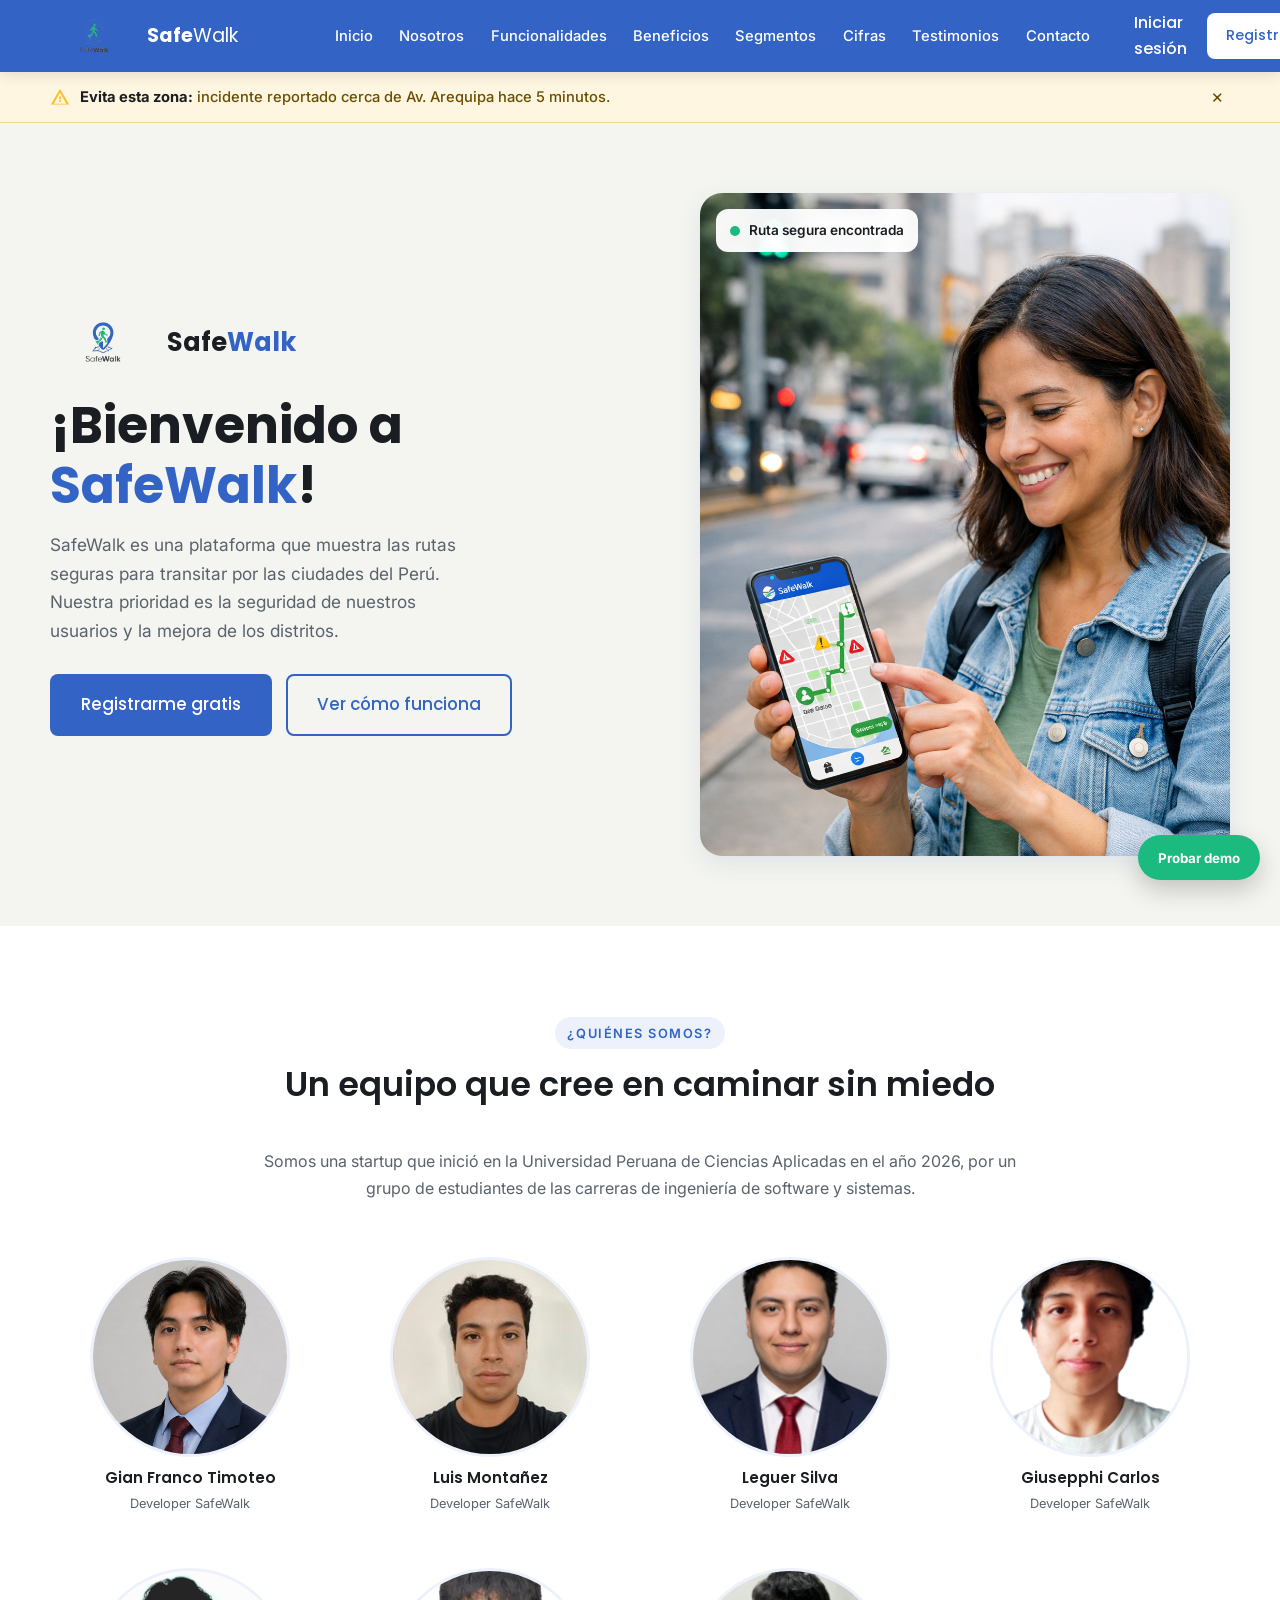
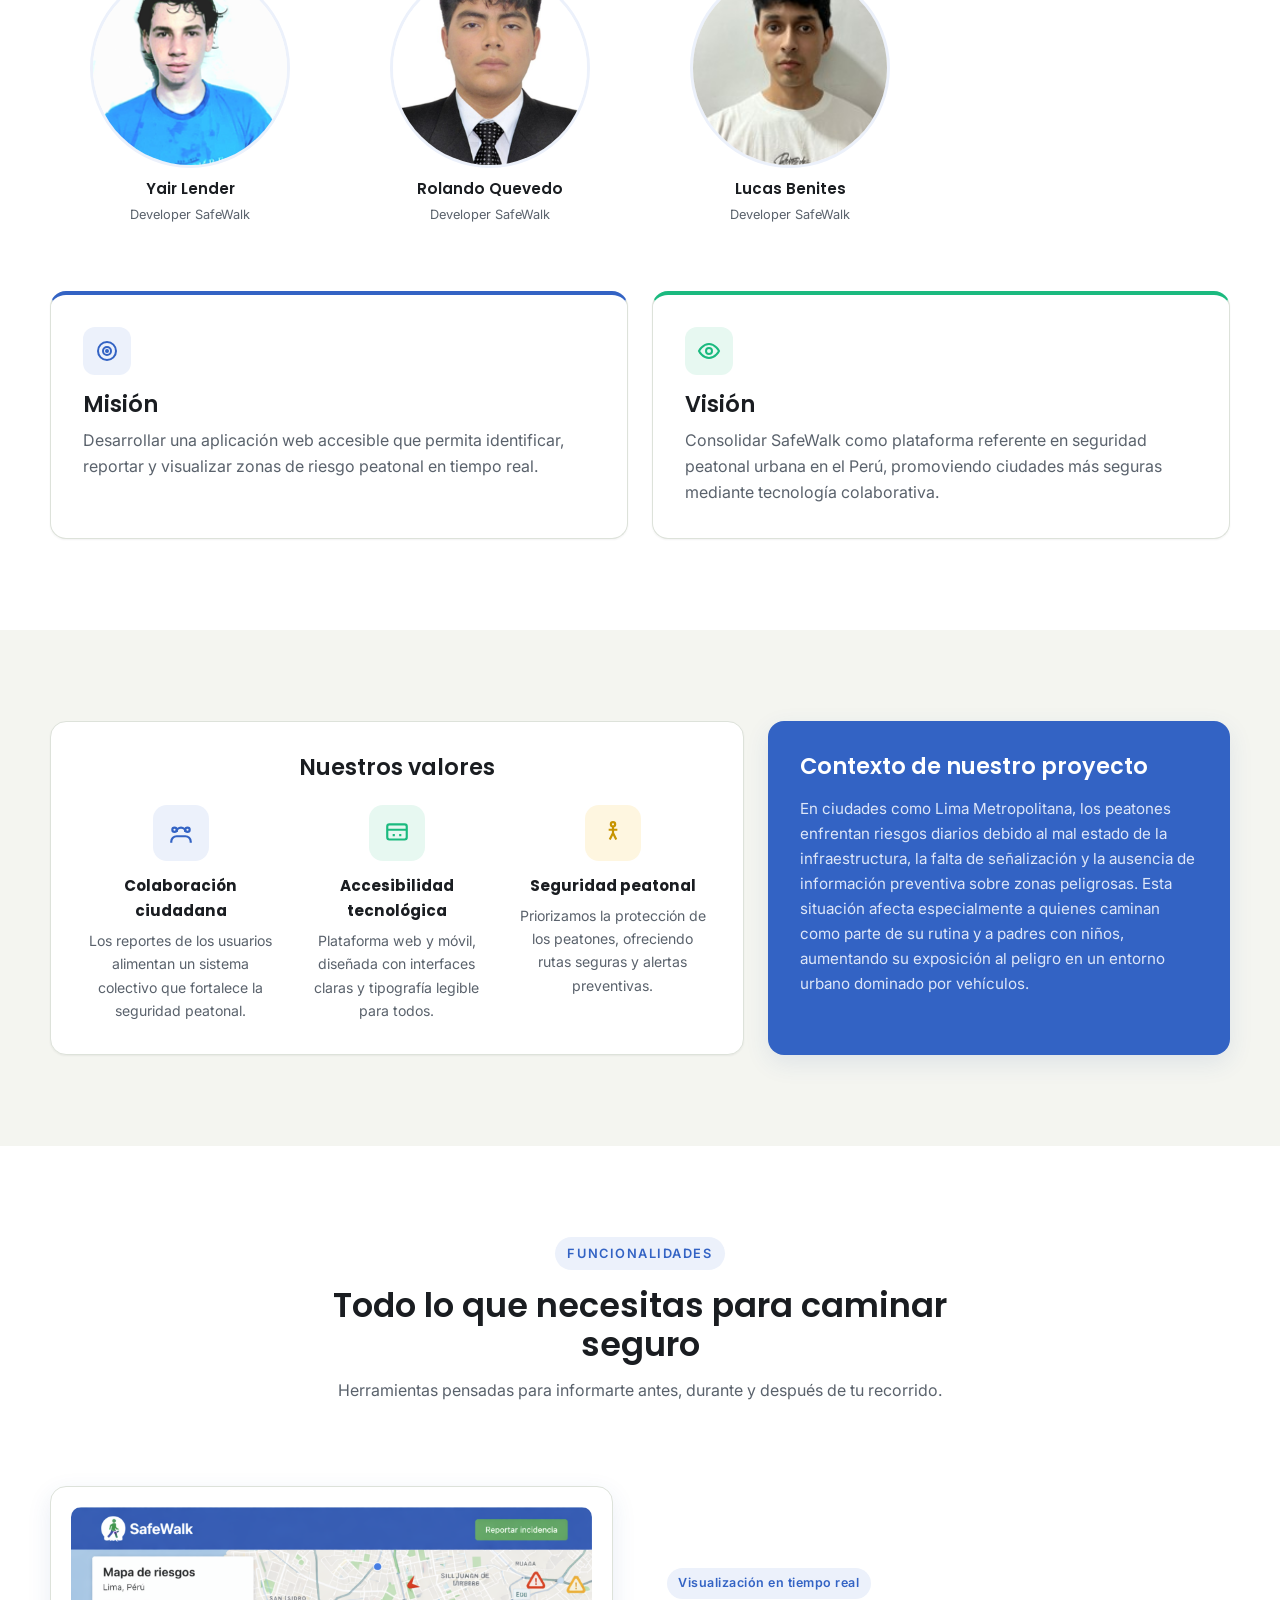
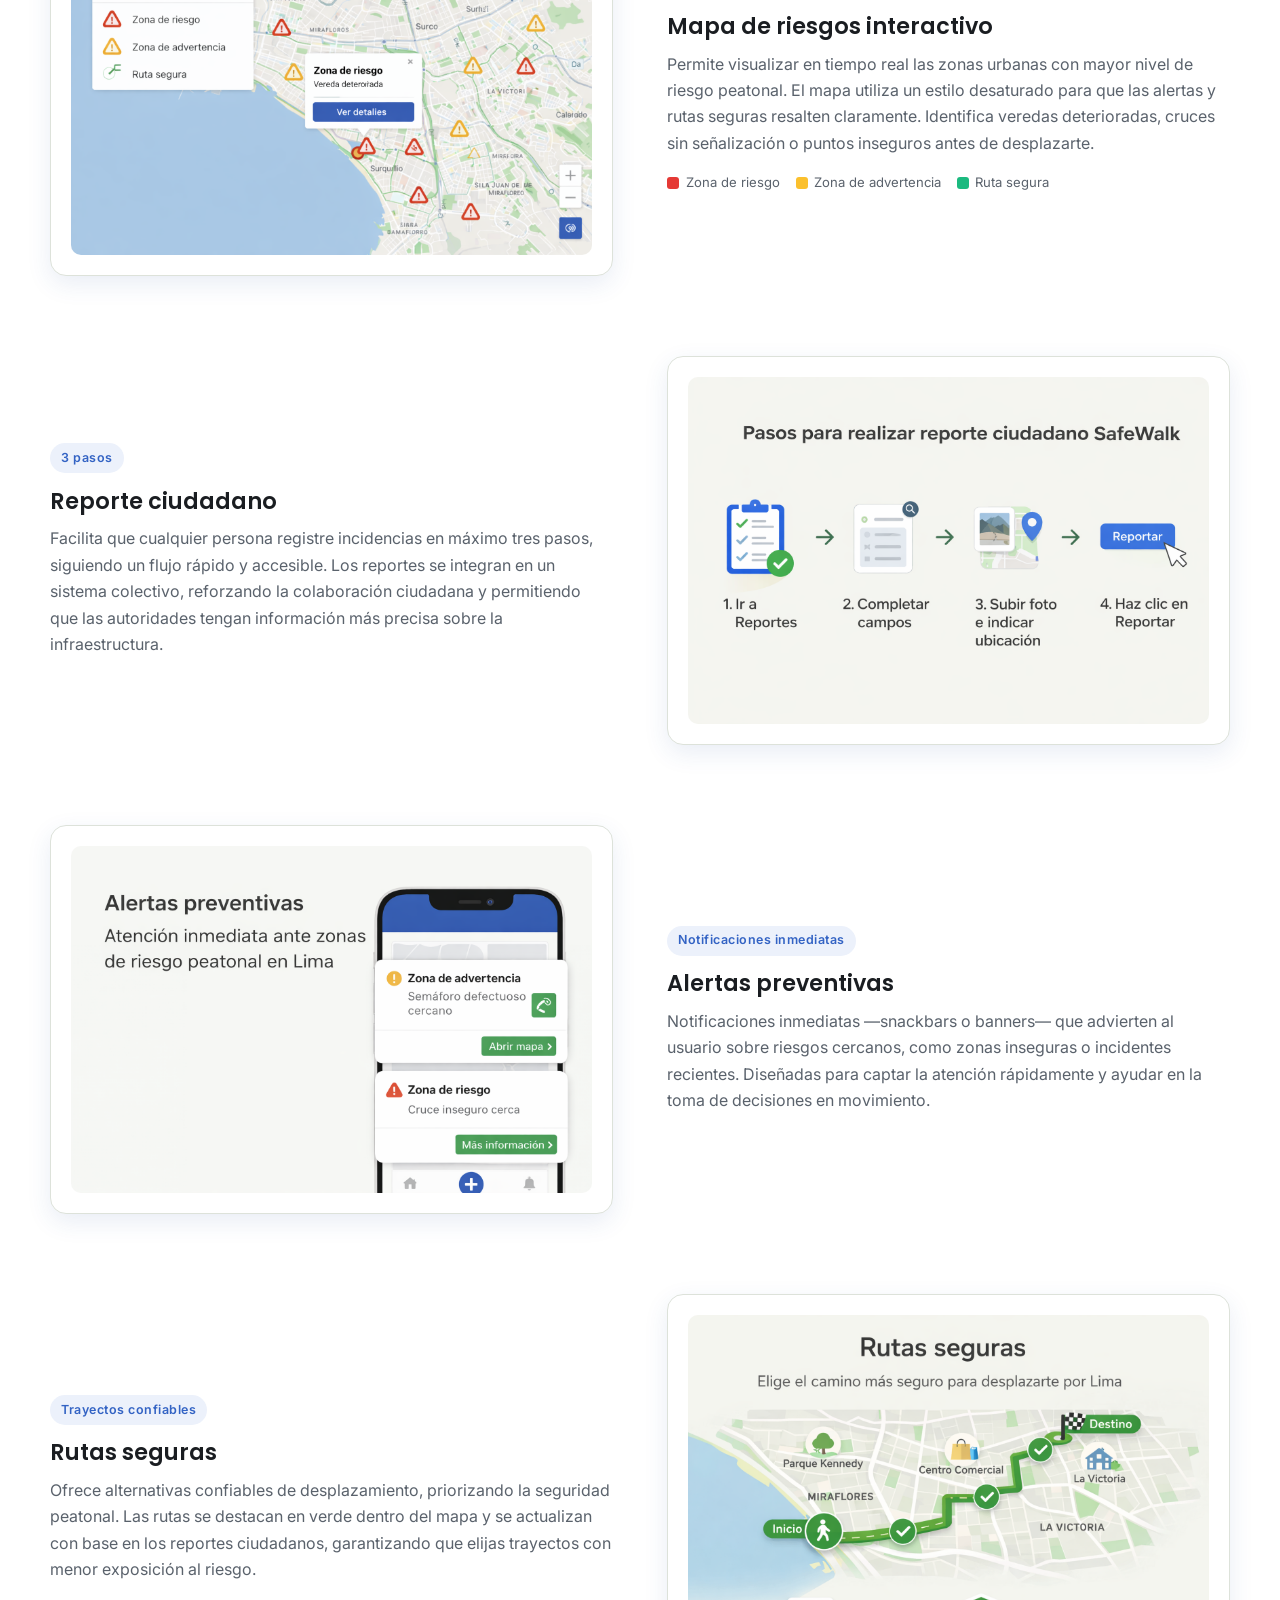
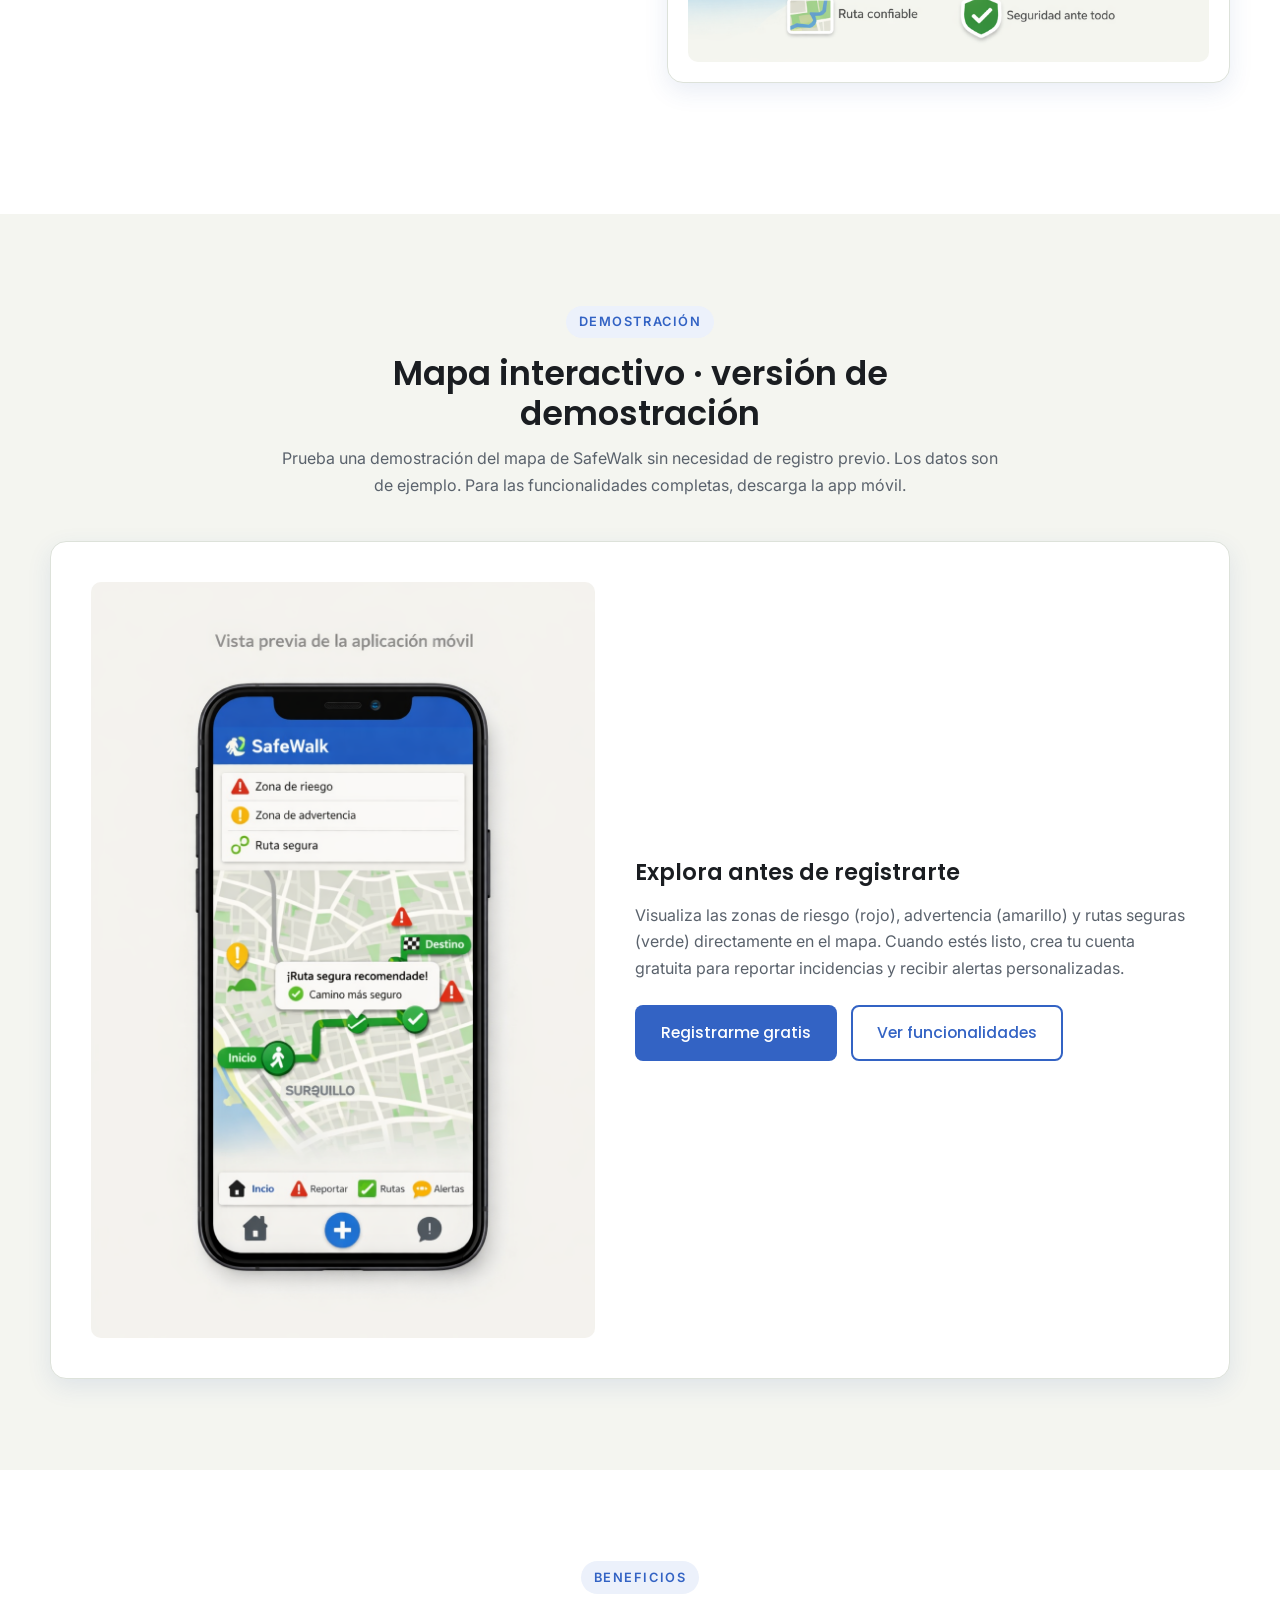
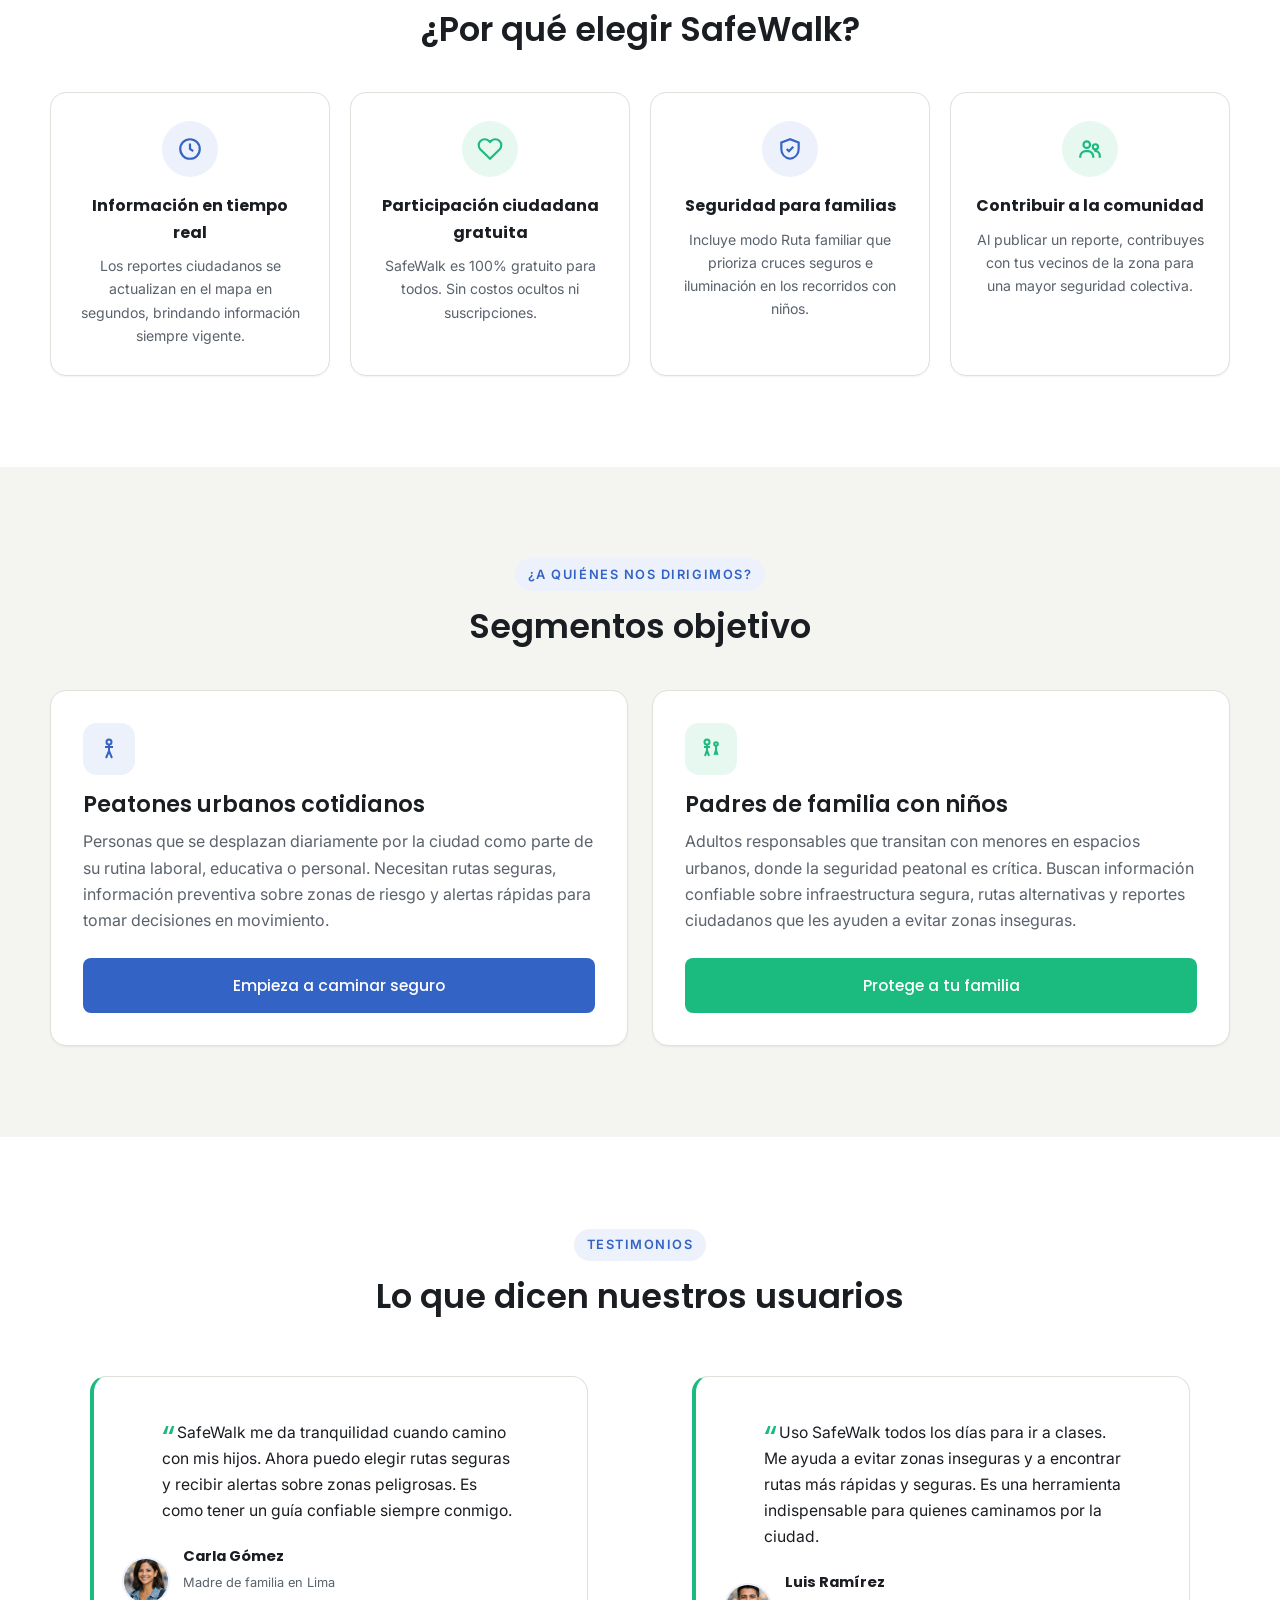
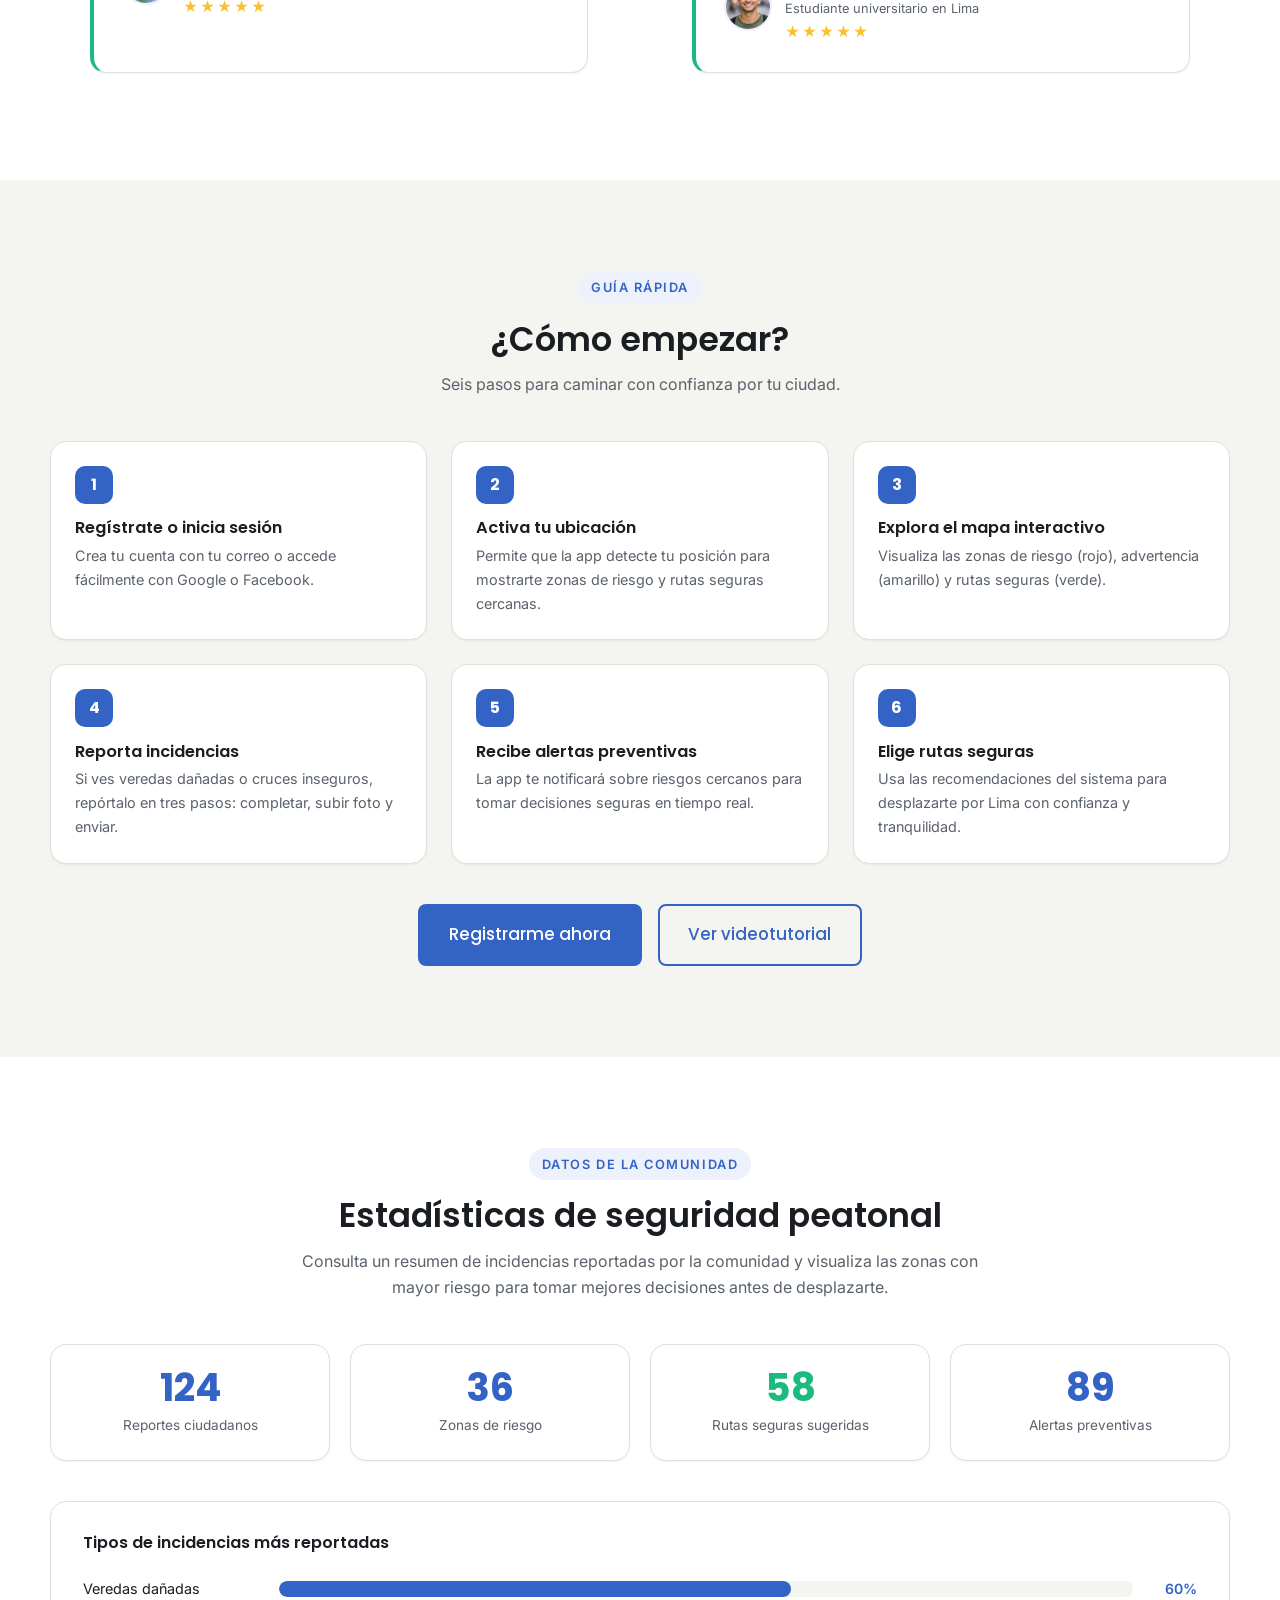
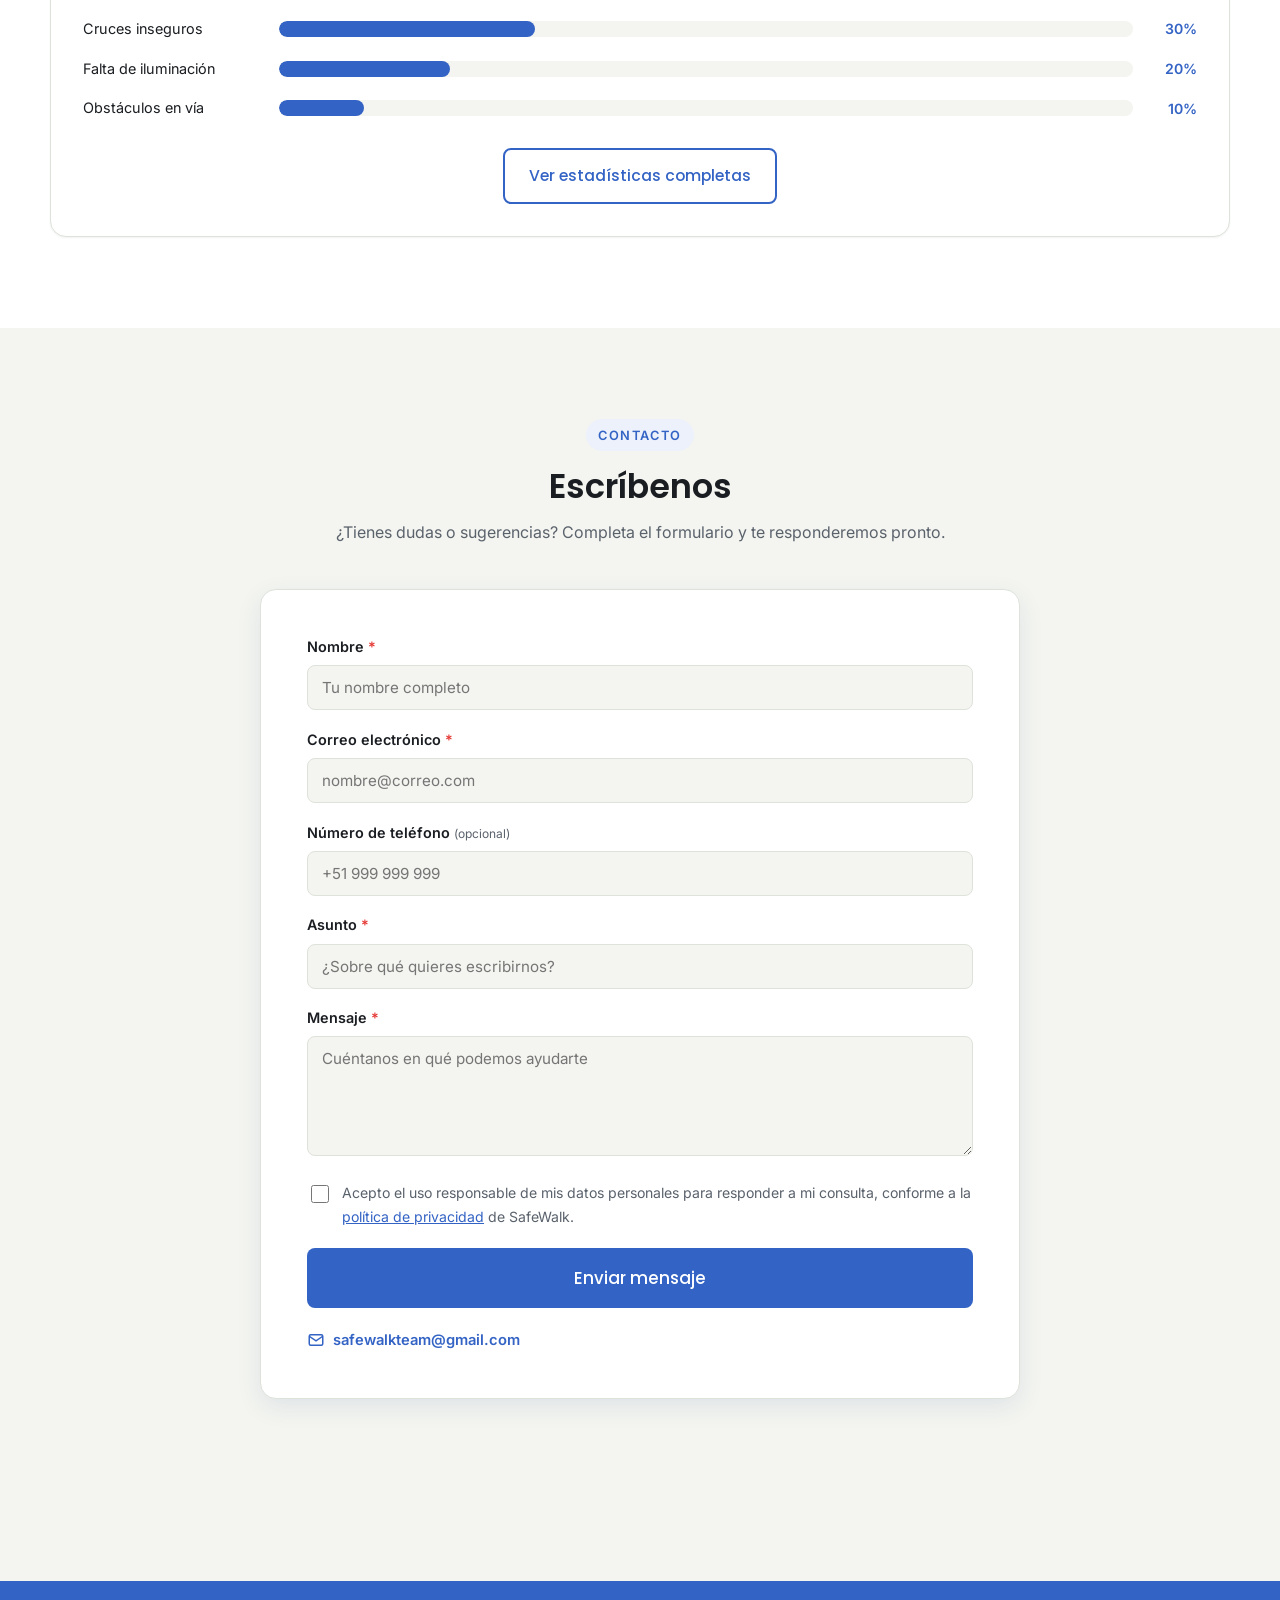
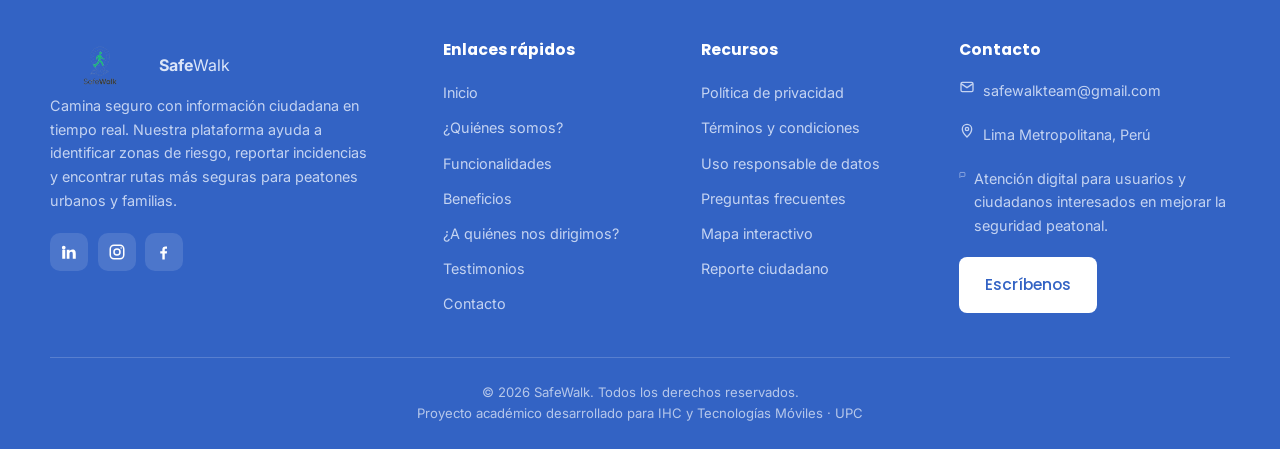
<file: index.html>
<!DOCTYPE html>
<html lang="es">
<head>
  <meta charset="UTF-8">
  <meta name="viewport" content="width=device-width, initial-scale=1.0">
  <title>SafeWalk · Camina seguro con información ciudadana en tiempo real</title>
  <meta name="description" content="SafeWalk es una plataforma que muestra rutas seguras para transitar por las ciudades del Perú. Reporta incidencias, evita zonas de riesgo y camina con tranquilidad.">

  
  <link rel="preconnect" href="https://fonts.googleapis.com">
  <link rel="preconnect" href="https://fonts.gstatic.com" crossorigin>
  <link href="https://fonts.googleapis.com/css2?family=Inter:wght@400;500;600;700&family=Montserrat:wght@500;600;700&family=Poppins:wght@400;500;600;700&display=swap" rel="stylesheet">

  <meta name="theme-color" content="#3363C4">
  <link rel="stylesheet" href="css/styles.css">
</head>
<body> 
  

  <!--Header-->
  <header class="nav" id="nav">
    <div class="container nav__inner">
      <a class="safewalk" href="#inicio" aria-label="SafeWalk, inicio">        
        <img src="img/logo.SafeWalk.png" alt="Logo SafeWalk">
        <span><b>Safe</b>Walk</span>
      </a>

      <nav aria-label="Principal">
        <ul class="nav__links" id="navLinks">
          <li><a href="#inicio">Inicio</a></li>
          <li><a href="#nosotros">Nosotros</a></li>
          <li><a href="#funcionalidades">Funcionalidades</a></li>
          <li><a href="#beneficios">Beneficios</a></li>
          <li><a href="#dirigidos">Segmentos</a></li>
          <li><a href="#estadisticas">Cifras</a></li>
          <li><a href="#testimonios">Testimonios</a></li>
          <li><a href="#contacto">Contacto</a></li>

          <!-- Botones menú móvil -->
          <li class="nav__mobile-actions">
            <a class="nav__login" href="login.html">Iniciar sesión</a>
            <a class="btn nav__register" href="registro.html">Registrarse</a>
          </li>
        </ul>
      </nav>

      <!-- Botones visibles en desktop -->
      <div class="nav__actions" id="navActions">
        <a class="nav__login" href="login.html">Iniciar sesión</a>
        <a class="btn nav__register" href="registro.html">Registrarse</a>
      </div>

      <button class="nav__toggle" id="navToggle" aria-label="Abrir menú" aria-expanded="false" aria-controls="navLinks">
        <span></span><span></span><span></span>
      </button>
    </div>
  </header>

  <!-- Alerta superior -->
  <div class="alert-bar" id="alertBar" role="status">
    <div class="container">
      <svg class="alert-icon" width="20" height="20" viewBox="0 0 24 24" fill="currentColor" aria-hidden="true"><path d="M12 2 1 21h22L12 2Zm0 5 7.5 13h-15L12 7Zm-1 4v4h2v-4h-2Zm0 5v2h2v-2h-2Z"/></svg>
      <span><b>Evita esta zona:</b> incidente reportado cerca de Av. Arequipa hace 5 minutos.</span>
      <button class="alert-close" id="alertClose" aria-label="Cerrar aviso">&times;</button>
    </div>
  </div>

  <main>

    <!-- Hero section-->
    <section class="hero container" id="inicio"> 
      <div class="hero__grid">
        <div class="hero__text reveal">
          <div class="hero__logo">
            <img class="logo_safewalk" src="img/logo.SafeWalk.png" alt="Logo SafeWalk">
            <span>Safe<i>Walk</i></span>
          </div>
          <h1>¡Bienvenido a <b>SafeWalk</b>!</h1>
          <p class="hero__lead">
            SafeWalk es una plataforma que muestra las rutas seguras para transitar
            por las ciudades del Perú. Nuestra prioridad es la seguridad de nuestros
            usuarios y la mejora de los distritos.
          </p>
          <div class="hero__cta">
            <a class="btn btn--lg" href="#contacto">Registrarme gratis</a>
            <a class="btn btn--ghost btn--lg" href="#funcionalidades">Ver cómo funciona</a>
          </div>
        </div>

        <div class="hero__media reveal">
          <div>
            <img class="local-img" src="img/safewalkhero.png" alt="Persona consultando rutas seguras en la app SafeWalk">
          </div>
          <div class="hero__badge"><span class="dot"></span> Ruta segura encontrada</div>
        </div>
      </div>
    </section>

    <!--Quienes somos section-->
    <section class="section section--tint" id="nosotros">
      <div class="container">
        <div class="section__head reveal">
          <span class="eyebrow">¿Quiénes somos?</span>
          <h2>Un equipo que cree en caminar sin miedo</h2>
        </div>
        <p class="about__intro reveal">
          Somos una startup que inició en la Universidad Peruana de Ciencias Aplicadas
          en el año 2026, por un grupo de estudiantes de las carreras de ingeniería de
          software y sistemas.
        </p>

        <div class="team reveal">
          
          <figure class="team__card">
            <div class="team__photo"><div><img class="local-img" src="img/team_gianfranco.png" loading="lazy" decoding="async" alt="Foto de Gianfranco"></div></div>
            <figcaption><h4>Gian Franco Timoteo</h4><small>Developer SafeWalk</small></figcaption>
          </figure>
          <figure class="team__card">
            <div class="team__photo"><div><img class="local-img" src="img/team_luis.jpg" loading="lazy" decoding="async" alt="Foto de Luis Montañez"></div></div>
            <figcaption><h4>Luis Montañez</h4><small>Developer SafeWalk</small></figcaption>
          </figure>
          <figure class="team__card">
            <div class="team__photo"><div><img class="local-img" src="img/team_leguer.png" loading="lazy" decoding="async" alt="Foto de Leguer Silva"></div></div>
            <figcaption><h4>Leguer Silva</h4><small>Developer SafeWalk</small></figcaption>
          </figure>
          <figure class="team__card">
            <div class="team__photo"><div><img class="local-img" src="img/team_sephi.png" loading="lazy" decoding="async" alt="Foto de Giusepphi Carlos"></div></div>
            <figcaption><h4>Giusepphi Carlos</h4><small>Developer SafeWalk</small></figcaption>
          </figure>
          <figure class="team__card">
            <div class="team__photo"><div><img class="local-img" src="img/team_yair.png" loading="lazy" decoding="async" alt="Foto de Yair Lender"></div></div>
            <figcaption><h4>Yair Lender</h4><small>Developer SafeWalk</small></figcaption>
          </figure>
          <figure class="team__card">
            <div class="team__photo"><div><img class="local-img" src="img/team_rolando.jpg" loading="lazy" decoding="async" alt="Foto de Rolando Quevedo"></div></div>
            <figcaption><h4>Rolando Quevedo</h4><small>Developer SafeWalk</small></figcaption>
          </figure>
          <figure class="team__card">
            <div class="team__photo"><div><img class="local-img" src="img/team_lucas.jpg" loading="lazy" decoding="async" alt="Foto de Lucas Benites"></div></div>
            <figcaption><h4>Lucas Benites</h4><small>Developer SafeWalk</small></figcaption>
          </figure>
        </div>

        <!-- Misión y Visión -->
        <div class="mv">
          <article class="mv__card reveal">
            <div class="ico-pill"><svg width="24" height="24" viewBox="0 0 24 24" fill="none" stroke="currentColor" stroke-width="2"><circle cx="12" cy="12" r="9"/><circle cx="12" cy="12" r="4"/><circle cx="12" cy="12" r="1" fill="currentColor"/></svg></div>
            <h3>Misión</h3>
            <p>Desarrollar una aplicación web accesible que permita identificar, reportar
               y visualizar zonas de riesgo peatonal en tiempo real.</p>
          </article>
          <article class="mv__card reveal">
            <div class="ico-pill"><svg width="24" height="24" viewBox="0 0 24 24" fill="none" stroke="currentColor" stroke-width="2"><path d="M2 12s3.5-7 10-7 10 7 10 7-3.5 7-10 7-10-7-10-7Z"/><circle cx="12" cy="12" r="3"/></svg></div>
            <h3>Visión</h3>
            <p>Consolidar SafeWalk como plataforma referente en seguridad peatonal urbana
               en el Perú, promoviendo ciudades más seguras mediante tecnología colaborativa.</p>
          </article>
        </div>
      </div>
    </section>

    <!--Valores-->
    <section class="section">
      <div class="container">
        <div class="values-row">
          <div class="values reveal">
            <h3>Nuestros valores</h3>
            <div class="values__grid">
              <div class="value">
                <div class="ico"><svg width="26" height="26" viewBox="0 0 24 24" fill="none" stroke="currentColor" stroke-width="2"><path d="M16 11a4 4 0 1 0-8 0"/><path d="M3 21v-1a5 5 0 0 1 5-5h8a5 5 0 0 1 5 5v1"/><circle cx="6" cy="9" r="2"/><circle cx="18" cy="9" r="2"/></svg></div>
                <strong>Colaboración ciudadana</strong>
                <p>Los reportes de los usuarios alimentan un sistema colectivo que fortalece la seguridad peatonal.</p>
              </div>
              <div class="value">
                <div class="ico"><svg width="26" height="26" viewBox="0 0 24 24" fill="none" stroke="currentColor" stroke-width="2"><rect x="3" y="4" width="18" height="14" rx="2"/><path d="M3 9h18M8 14h2m4 0h2"/></svg></div>
                <strong>Accesibilidad tecnológica</strong>
                <p>Plataforma web y móvil, diseñada con interfaces claras y tipografía legible para todos.</p>
              </div>
              <div class="value">
                <div class="ico"><svg width="26" height="26" viewBox="0 0 24 24" fill="none" stroke="currentColor" stroke-width="2"><circle cx="12" cy="4" r="2"/><path d="M12 6v6m0 0-3 6m3-6 3 6M8 9h8"/></svg></div>
                <strong>Seguridad peatonal</strong>
                <p>Priorizamos la protección de los peatones, ofreciendo rutas seguras y alertas preventivas.</p>
              </div>
            </div>
          </div>

          <aside class="context reveal">
            <h3>Contexto de nuestro proyecto</h3>
            <p>En ciudades como Lima Metropolitana, los peatones enfrentan riesgos diarios
               debido al mal estado de la infraestructura, la falta de señalización y la
               ausencia de información preventiva sobre zonas peligrosas. Esta situación
               afecta especialmente a quienes caminan como parte de su rutina y a padres
               con niños, aumentando su exposición al peligro en un entorno urbano
               dominado por vehículos.</p>
          </aside>
        </div>
      </div>
    </section>

    <!-- Funcionalidades -->
    <section class="section section--tint" id="funcionalidades">
      <div class="container">
        <div class="section__head reveal">
          <span class="eyebrow">Funcionalidades</span>
          <h2>Todo lo que necesitas para caminar seguro</h2>
          <p>Herramientas pensadas para informarte antes, durante y después de tu recorrido.</p>
        </div>

        <!-- Feature 1: Mapa de riesgos -->
        <div class="feature reveal">
          <div class="feature__text">
            <span class="tag">Visualización en tiempo real</span>
            <h3>Mapa de riesgos interactivo</h3>
            <p>Permite visualizar en tiempo real las zonas urbanas con mayor nivel de riesgo
               peatonal. El mapa utiliza un estilo desaturado para que las alertas y rutas
               seguras resalten claramente. Identifica veredas deterioradas, cruces sin
               señalización o puntos inseguros antes de desplazarte.</p>
            <div class="legend">
              <span><i class="l-rojo"></i> Zona de riesgo</span>
              <span><i class="l-amarillo"></i> Zona de advertencia</span>
              <span><i class="l-verde"></i> Ruta segura</span>
            </div>
          </div>
          <div class="feature__visual">
            <img class="local-img" src="img/mapa_riesgo_interactivo.png" loading="lazy" decoding="async" alt="Mapa con zonas de riesgo y rutas seguras">
          </div>
        </div>

        <!-- Feature 2: Reporte ciudadano -->
        <div class="feature reveal">
          <div class="feature__text">
            <span class="tag">3 pasos</span>
            <h3>Reporte ciudadano</h3>
            <p>Facilita que cualquier persona registre incidencias en máximo tres pasos,
               siguiendo un flujo rápido y accesible. Los reportes se integran en un sistema
               colectivo, reforzando la colaboración ciudadana y permitiendo que las
               autoridades tengan información más precisa sobre la infraestructura.</p>
          </div>
          <div class="feature__visual">
            <img class="local-img" src="img/pasos_reporte.png" loading="lazy" decoding="async" alt="Flujo de reporte en tres pasos: completar, subir foto y enviar">
          </div>
        </div>

        <!-- Feature 3: Alertas preventivas -->
        <div class="feature reveal">
          <div class="feature__text">
            <span class="tag">Notificaciones inmediatas</span>
            <h3>Alertas preventivas</h3>
            <p>Notificaciones inmediatas —snackbars o banners— que advierten al usuario sobre
               riesgos cercanos, como zonas inseguras o incidentes recientes. Diseñadas para
               captar la atención rápidamente y ayudar en la toma de decisiones en movimiento.</p>
          </div>
          <div class="feature__visual">
            <img class="local-img" src="img/alertas_preventivas.png" loading="lazy" decoding="async" alt="Ejemplos de alertas preventivas: evita esta zona, zona de advertencia y ruta segura encontrada">
          </div>
        </div>

        <!-- Feature 4: Rutas seguras -->
        <div class="feature reveal">
          <div class="feature__text">
            <span class="tag">Trayectos confiables</span>
            <h3>Rutas seguras</h3>
            <p>Ofrece alternativas confiables de desplazamiento, priorizando la seguridad
               peatonal. Las rutas se destacan en verde dentro del mapa y se actualizan con
               base en los reportes ciudadanos, garantizando que elijas trayectos con menor
               exposición al riesgo.</p>
          </div>
          <div class="feature__visual">
            <img class="local-img" src="img/rutas_seguras.png" loading="lazy" decoding="async" alt="Ruta segura sugerida en el mapa">
          </div>
        </div>
      </div>
    </section>

    <!--Demo interactiva-->

    <section class="section">
      <div class="container">
        <div class="section__head reveal">
          <span class="eyebrow">Demostración</span>
          <h2>Mapa interactivo · versión de demostración</h2>
          <p>Prueba una demostración del mapa de SafeWalk sin necesidad de registro previo.
             Los datos son de ejemplo. Para las funcionalidades completas, descarga la app móvil.</p>
        </div>

        <div class="demo reveal">
          <div class="demo__media">
            <img src="img/mapa_interactivo_demostracion.png" alt="Mapa interactivo demostracion">
          </div>
          <div class="demo__text">
            <h3 class="demo__title">Explora antes de registrarte</h3>
            <p class="demo__copy">
              Visualiza las zonas de riesgo (rojo), advertencia (amarillo) y rutas seguras
              (verde) directamente en el mapa. Cuando estés listo, crea tu cuenta gratuita
              para reportar incidencias y recibir alertas personalizadas.</p>
            <div class="hero__cta">
              <a class="btn" href="registro.html">Registrarme gratis</a>
              <a class="btn btn--ghost" href="#funcionalidades">Ver funcionalidades</a>
            </div>
          </div>
        </div>
      </div>
    </section>

    <!--Beneficios section-->

    <section class="section section--tint" id="beneficios">
      <div class="container">
        <div class="section__head reveal">
          <span class="eyebrow">Beneficios</span>
          <h2>¿Por qué elegir SafeWalk?</h2>
        </div>
        <div class="cards-4">
          <article class="benefit reveal">
            <div class="ico"><svg width="26" height="26" viewBox="0 0 24 24" fill="none" stroke="currentColor" stroke-width="2"><circle cx="12" cy="12" r="9"/><path d="M12 7v5l3 2"/></svg></div>
            <strong>Información en tiempo real</strong>
            <p>Los reportes ciudadanos se actualizan en el mapa en segundos, brindando información siempre vigente.</p>
          </article>
          <article class="benefit reveal">
            <div class="ico"><svg width="26" height="26" viewBox="0 0 24 24" fill="none" stroke="currentColor" stroke-width="2"><path d="M20.8 4.6a5.5 5.5 0 0 0-7.8 0L12 5.6l-1-1a5.5 5.5 0 0 0-7.8 7.8l1 1L12 21l7.8-7.6 1-1a5.5 5.5 0 0 0 0-7.8Z"/></svg></div>
            <strong>Participación ciudadana gratuita</strong>
            <p>SafeWalk es 100% gratuito para todos. Sin costos ocultos ni suscripciones.</p>
          </article>
          <article class="benefit reveal">
            <div class="ico"><svg width="26" height="26" viewBox="0 0 24 24" fill="none" stroke="currentColor" stroke-width="2"><path d="M12 3 4 6v6c0 5 3.4 8.3 8 9 4.6-.7 8-4 8-9V6l-8-3Z"/><path d="m9 12 2 2 4-4"/></svg></div>
            <strong>Seguridad para familias</strong>
            <p>Incluye modo Ruta familiar que prioriza cruces seguros e iluminación en los recorridos con niños.</p>
          </article>
          <article class="benefit reveal">
            <div class="ico"><svg width="26" height="26" viewBox="0 0 24 24" fill="none" stroke="currentColor" stroke-width="2"><circle cx="9" cy="8" r="3"/><circle cx="17" cy="10" r="2.4"/><path d="M3 20v-1a5 5 0 0 1 5-5h2a5 5 0 0 1 5 5v1M16 14a4 4 0 0 1 5 4v2"/></svg></div>
            <strong>Contribuir a la comunidad</strong>
            <p>Al publicar un reporte, contribuyes con tus vecinos de la zona para una mayor seguridad colectiva.</p>
          </article>
        </div>
      </div>
    </section>

     <!--A quienes nos dirigimos Section-->
  
    <section class="section" id="dirigidos">
      <div class="container">
        <div class="section__head reveal">
          <span class="eyebrow">¿A quiénes nos dirigimos?</span>
          <h2>Segmentos objetivo</h2>
        </div>
        <div class="segments">
          <article class="segment reveal">
            <div class="ico"><svg width="24" height="24" viewBox="0 0 24 24" fill="none" stroke="currentColor" stroke-width="2"><circle cx="12" cy="5" r="2.5"/><path d="M12 7v7m0 0-3 7m3-7 3 7M8 10h8"/></svg></div>
            <h3>Peatones urbanos cotidianos</h3>
            <p>Personas que se desplazan diariamente por la ciudad como parte de su rutina
               laboral, educativa o personal. Necesitan rutas seguras, información preventiva
               sobre zonas de riesgo y alertas rápidas para tomar decisiones en movimiento.</p>
            <a class="btn btn--block" href="#contacto">Empieza a caminar seguro</a>
          </article>
          <article class="segment reveal">
            <div class="ico"><svg width="24" height="24" viewBox="0 0 24 24" fill="none" stroke="currentColor" stroke-width="2"><circle cx="8" cy="5" r="2.5"/><circle cx="17" cy="7" r="1.8"/><path d="M8 7v6m0 0-2 6m2-6 2 6M5 10h6M17 9v4m0 0-1.5 5m1.5-5 1.5 5"/></svg></div>
            <h3>Padres de familia con niños</h3>
            <p>Adultos responsables que transitan con menores en espacios urbanos, donde la
               seguridad peatonal es crítica. Buscan información confiable sobre infraestructura
               segura, rutas alternativas y reportes ciudadanos que les ayuden a evitar zonas inseguras.</p>
            <a class="btn btn--verde btn--block" href="#contacto">Protege a tu familia</a>
          </article>
        </div>
      </div>
    </section>

    
    <!--Testimonios Section-->

    <section class="section section--tint" id="testimonios">
      <div class="container">
        <div class="section__head reveal">
          <span class="eyebrow">Testimonios</span>
          <h2>Lo que dicen nuestros usuarios</h2>
        </div>
        <div class="testimonials">
          <figure class="testimonial reveal">
            <blockquote class="testimonial__quote">SafeWalk me da tranquilidad cuando camino con mis hijos. Ahora puedo elegir rutas seguras y recibir alertas sobre zonas peligrosas. Es como tener un guía confiable siempre conmigo.</blockquote>
            <div class="testimonial__person">
              <div class="testimonial__avatar"><div><img class="local-img" src="img/CarlaGomez.png" loading="lazy" decoding="async" alt="Foto de Carla Gómez"></div></div>
              <div>
                <strong>Carla Gómez</strong>
                <small>Madre de familia en Lima</small>
                <div class="stars" aria-label="5 de 5 estrellas">★★★★★</div>
              </div>
            </div>
          </figure>
          <figure class="testimonial reveal">
            <blockquote class="testimonial__quote">Uso SafeWalk todos los días para ir a clases. Me ayuda a evitar zonas inseguras y a encontrar rutas más rápidas y seguras. Es una herramienta indispensable para quienes caminamos por la ciudad.</blockquote>
            <div class="testimonial__person">
              <div class="testimonial__avatar"><div><img class="local-img" src="img/LuisRamirez.png" loading="lazy" decoding="async" alt="Foto de Luis Ramírez"></div></div>
              <div>
                <strong>Luis Ramírez</strong>
                <small>Estudiante universitario en Lima</small>
                <div class="stars" aria-label="5 de 5 estrellas">★★★★★</div>
              </div>
            </div>
          </figure>
        </div>
      </div>
    </section>

    <!--Como empezar section-->
    <section class="section" id="como-empezar">
      <div class="container">
        <div class="section__head reveal">
          <span class="eyebrow">Guía rápida</span>
          <h2>¿Cómo empezar?</h2>
          <p>Seis pasos para caminar con confianza por tu ciudad.</p>
        </div>
        <ol class="steps steps--clean">
          <li class="step reveal"><div class="step__num">1</div><h4>Regístrate o inicia sesión</h4><p>Crea tu cuenta con tu correo o accede fácilmente con Google o Facebook.</p></li>
          <li class="step reveal"><div class="step__num">2</div><h4>Activa tu ubicación</h4><p>Permite que la app detecte tu posición para mostrarte zonas de riesgo y rutas seguras cercanas.</p></li>
          <li class="step reveal"><div class="step__num">3</div><h4>Explora el mapa interactivo</h4><p>Visualiza las zonas de riesgo (rojo), advertencia (amarillo) y rutas seguras (verde).</p></li>
          <li class="step reveal"><div class="step__num">4</div><h4>Reporta incidencias</h4><p>Si ves veredas dañadas o cruces inseguros, repórtalo en tres pasos: completar, subir foto y enviar.</p></li>
          <li class="step reveal"><div class="step__num">5</div><h4>Recibe alertas preventivas</h4><p>La app te notificará sobre riesgos cercanos para tomar decisiones seguras en tiempo real.</p></li>
          <li class="step reveal"><div class="step__num">6</div><h4>Elige rutas seguras</h4><p>Usa las recomendaciones del sistema para desplazarte por Lima con confianza y tranquilidad.</p></li>
        </ol>
        <div class="start__cta reveal">
          <a class="btn btn--lg" href="registro.html">Registrarme ahora</a>
          <a class="btn btn--ghost btn--lg" href="#funcionalidades">Ver videotutorial</a>
        </div>
      </div>
    </section>

    <!-- =============================================================== -->
    <!-- ESTADÍSTICAS                                                    -->
    <!-- =============================================================== -->
    <section class="section section--tint" id="estadisticas">
      <div class="container">
        <div class="section__head reveal">
          <span class="eyebrow">Datos de la comunidad</span>
          <h2>Estadísticas de seguridad peatonal</h2>
          <p>Consulta un resumen de incidencias reportadas por la comunidad y visualiza
             las zonas con mayor riesgo para tomar mejores decisiones antes de desplazarte.</p>
        </div>

        <div class="stats">
          <div class="stat reveal"><div class="stat__num">124</div><small>Reportes ciudadanos</small></div>
          <div class="stat reveal"><div class="stat__num">36</div><small>Zonas de riesgo</small></div>
          <div class="stat reveal"><div class="stat__num">58</div><small>Rutas seguras sugeridas</small></div>
          <div class="stat reveal"><div class="stat__num">89</div><small>Alertas preventivas</small></div>
        </div>

        <div class="chart reveal">
          <h4>Tipos de incidencias más reportadas</h4>
          <div class="bar"><span class="bar__label">Veredas dañadas</span><div class="bar__track"><div class="bar__fill" data-pct="60"></div></div><span class="bar__val">60%</span></div>
          <div class="bar"><span class="bar__label">Cruces inseguros</span><div class="bar__track"><div class="bar__fill" data-pct="30"></div></div><span class="bar__val">30%</span></div>
          <div class="bar"><span class="bar__label">Falta de iluminación</span><div class="bar__track"><div class="bar__fill" data-pct="20"></div></div><span class="bar__val">20%</span></div>
          <div class="bar"><span class="bar__label">Obstáculos en vía</span><div class="bar__track"><div class="bar__fill" data-pct="10"></div></div><span class="bar__val">10%</span></div>
          <div class="chart__cta"><a class="btn btn--ghost" href="#contacto">Ver estadísticas completas</a></div>
        </div>
      </div>
    </section>

    <!-- =============================================================== -->
    <!-- CONTACTO                                                        -->
    <!-- =============================================================== -->
    <section class="section" id="contacto">
      <div class="container">
        <div class="section__head reveal">
          <span class="eyebrow">Contacto</span>
          <h2>Escríbenos</h2>
          <p>¿Tienes dudas o sugerencias? Completa el formulario y te responderemos pronto.</p>
        </div>

        <div class="contact reveal">
          <!-- Formulario de contacto: validación básica con JavaScript -->
          <form id="contactForm" novalidate>
            <div class="field">
              <label for="nombre">Nombre <span class="req" aria-hidden="true">*</span></label>
              <input type="text" id="nombre" name="nombre" autocomplete="name" required minlength="2" placeholder="Tu nombre completo">
              <span class="error">Ingresa tu nombre (mínimo 2 caracteres).</span>
            </div>
            <div class="field">
              <label for="correo">Correo electrónico <span class="req" aria-hidden="true">*</span></label>
              <input type="email" id="correo" name="correo" autocomplete="email" required placeholder="nombre@correo.com">
              <span class="error">Ingresa un correo válido, por ejemplo: nombre@correo.com</span>
            </div>
            <div class="field">
              <label for="telefono">Número de teléfono <small class="field__hint">(opcional)</small></label>
              <input type="tel" id="telefono" name="telefono" autocomplete="tel" inputmode="numeric" pattern="[0-9+ ]{6,15}" placeholder="+51 999 999 999">
              <span class="error">Usa solo números (entre 6 y 15 dígitos).</span>
            </div>
            <div class="field">
              <label for="asunto">Asunto <span class="req" aria-hidden="true">*</span></label>
              <input type="text" id="asunto" name="asunto" required minlength="3" placeholder="¿Sobre qué quieres escribirnos?">
              <span class="error">Indica un asunto (mínimo 3 caracteres).</span>
            </div>
            <div class="field">
              <label for="mensaje">Mensaje <span class="req" aria-hidden="true">*</span></label>
              <textarea id="mensaje" name="mensaje" required minlength="10" placeholder="Cuéntanos en qué podemos ayudarte"></textarea>
              <span class="error">Escribe tu mensaje (mínimo 10 caracteres).</span>
            </div>

            <label class="consent">
              <input type="checkbox" id="consent" name="consent" required>
              <span>Acepto el uso responsable de mis datos personales para responder a mi consulta,
                conforme a la <a href="#">política de privacidad</a> de SafeWalk.</span>
            </label>

            <button type="submit" class="btn btn--lg btn--block">Enviar mensaje</button>

            <p class="form-status" id="formStatus" role="status">
              <svg width="20" height="20" viewBox="0 0 24 24" fill="none" stroke="currentColor" stroke-width="2.5"><path d="m5 13 4 4L19 7"/></svg>
              ¡Mensaje enviado con éxito! Te responderemos a la brevedad.
            </p>
          </form>

          <div class="contact__foot">
            <a class="contact__mail" href="mailto:safewalkteam@gmail.com">
              <svg width="18" height="18" viewBox="0 0 24 24" fill="none" stroke="currentColor" stroke-width="2"><rect x="3" y="5" width="18" height="14" rx="2"/><path d="m3 7 9 6 9-6"/></svg>
              safewalkteam@gmail.com
            </a>
          </div>
        </div>
      </div>
    </section>
  </main>

  <!-- =============================================================== -->
  <!-- FOOTER                                                          -->
  <!-- =============================================================== -->
  <footer class="footer">
    <div class="container">
      <div class="footer__grid">
        <div>
          <a class="brand" href="#inicio">
            <img class="local-img" src="img/logo.SafeWalk.png" alt="Logo SafeWalk">
            <span><b>Safe</b>Walk</span>
          </a>
          <p>Camina seguro con información ciudadana en tiempo real. Nuestra plataforma
             ayuda a identificar zonas de riesgo, reportar incidencias y encontrar rutas
             más seguras para peatones urbanos y familias.</p>
          <div class="footer__social">
            <a href="#" aria-label="LinkedIn"><svg width="18" height="18" viewBox="0 0 24 24" fill="currentColor"><path d="M4.98 3.5a2.5 2.5 0 1 1 0 5 2.5 2.5 0 0 1 0-5ZM3 9h4v12H3V9Zm6 0h3.8v1.7h.05c.53-1 1.83-2.05 3.76-2.05C20.4 8.65 21 11 21 14.1V21h-4v-6.1c0-1.45-.03-3.32-2.02-3.32-2.02 0-2.33 1.58-2.33 3.21V21H9V9Z"/></svg></a>
            <a href="#" aria-label="Instagram"><svg width="18" height="18" viewBox="0 0 24 24" fill="none" stroke="currentColor" stroke-width="2"><rect x="3" y="3" width="18" height="18" rx="5"/><circle cx="12" cy="12" r="4"/><circle cx="17.5" cy="6.5" r="1" fill="currentColor" stroke="none"/></svg></a>
            <a href="#" aria-label="Facebook"><svg width="18" height="18" viewBox="0 0 24 24" fill="currentColor"><path d="M13 22v-8h2.7l.4-3H13V9c0-.9.3-1.5 1.6-1.5H16V4.8c-.3 0-1.2-.1-2.3-.1-2.3 0-3.9 1.4-3.9 4v2.3H7v3h2.8v8H13Z"/></svg></a>
          </div>
        </div>

        <nav aria-label="Enlaces rápidos">
          <h5>Enlaces rápidos</h5>
          <ul>
            <li><a href="#inicio">Inicio</a></li>
            <li><a href="#nosotros">¿Quiénes somos?</a></li>
            <li><a href="#funcionalidades">Funcionalidades</a></li>
            <li><a href="#beneficios">Beneficios</a></li>
            <li><a href="#dirigidos">¿A quiénes nos dirigimos?</a></li>
            <li><a href="#testimonios">Testimonios</a></li>
            <li><a href="#contacto">Contacto</a></li>
          </ul>
        </nav>

        <nav aria-label="Recursos">
          <h5>Recursos</h5>
          <ul>
            <li><a href="#">Política de privacidad</a></li>
            <li><a href="#">Términos y condiciones</a></li>
            <li><a href="#">Uso responsable de datos</a></li>
            <li><a href="#">Preguntas frecuentes</a></li>
            <li><a href="#funcionalidades">Mapa interactivo</a></li>
            <li><a href="#funcionalidades">Reporte ciudadano</a></li>
          </ul>
        </nav>

        <div>
          <h5>Contacto</h5>
          <ul class="footer__contact">
            <li><svg width="16" height="16" viewBox="0 0 24 24" fill="none" stroke="currentColor" stroke-width="2"><rect x="3" y="5" width="18" height="14" rx="2"/><path d="m3 7 9 6 9-6"/></svg> safewalkteam@gmail.com</li>
            <li><svg width="16" height="16" viewBox="0 0 24 24" fill="none" stroke="currentColor" stroke-width="2"><path d="M12 21s7-6.3 7-12a7 7 0 1 0-14 0c0 5.7 7 12 7 12Z"/><circle cx="12" cy="9" r="2.5"/></svg> Lima Metropolitana, Perú</li>
            <li><svg width="16" height="16" viewBox="0 0 24 24" fill="none" stroke="currentColor" stroke-width="2"><path d="M21 15a2 2 0 0 1-2 2H7l-4 4V5a2 2 0 0 1 2-2h14a2 2 0 0 1 2 2v10Z"/></svg> Atención digital para usuarios y ciudadanos interesados en mejorar la seguridad peatonal.</li>
          </ul>
          <a class="btn nav__register footer__button" href="#contacto">Escríbenos</a>
        </div>
      </div>

      <div class="footer__bottom">
        © 2026 SafeWalk. Todos los derechos reservados.<br>
        Proyecto académico desarrollado para IHC y Tecnologías Móviles · UPC
      </div>
    </div>
  </footer>

  <div class="floating-demo">
    <button class="floating-demo__button" type="button">Probar demo</button>

    <div class="floating-demo__options">
      <a 
        href="https://www.figma.com/proto/75nu7s9ZwzjwbO5VeatmIp/Prototipo-Android?node-id=1-2&p=f&t=eg6RiqWqinKgnPqZ-1&scaling=scale-down&content-scaling=fixed&page-id=0%3A1&starting-point-node-id=1%3A2"
        target="_blank"
        rel="noopener noreferrer">
          Probar en Android
      </a>

      <a 
        href="https://www.figma.com/proto/NqiGUz05cK2yVj4cJCY1sF/Prototipo-IOS?node-id=1-2&p=f&t=kCiy5tfnMn3Szrc0-1&scaling=scale-down&content-scaling=fixed&page-id=0%3A1&starting-point-node-id=1%3A2" 
        target="_blank" 
        rel="noopener noreferrer">
          Probar en iOS
      </a>
    </div>
  </div>

  <button class="to-top" id="toTop" aria-label="Volver arriba">
    <svg width="22" height="22" viewBox="0 0 24 24" fill="none" stroke="currentColor" stroke-width="2.5"><path d="m6 14 6-6 6 6"/></svg>
  </button>

  <script src="js/main.js"></script>

  
</body>
</html>
</file>
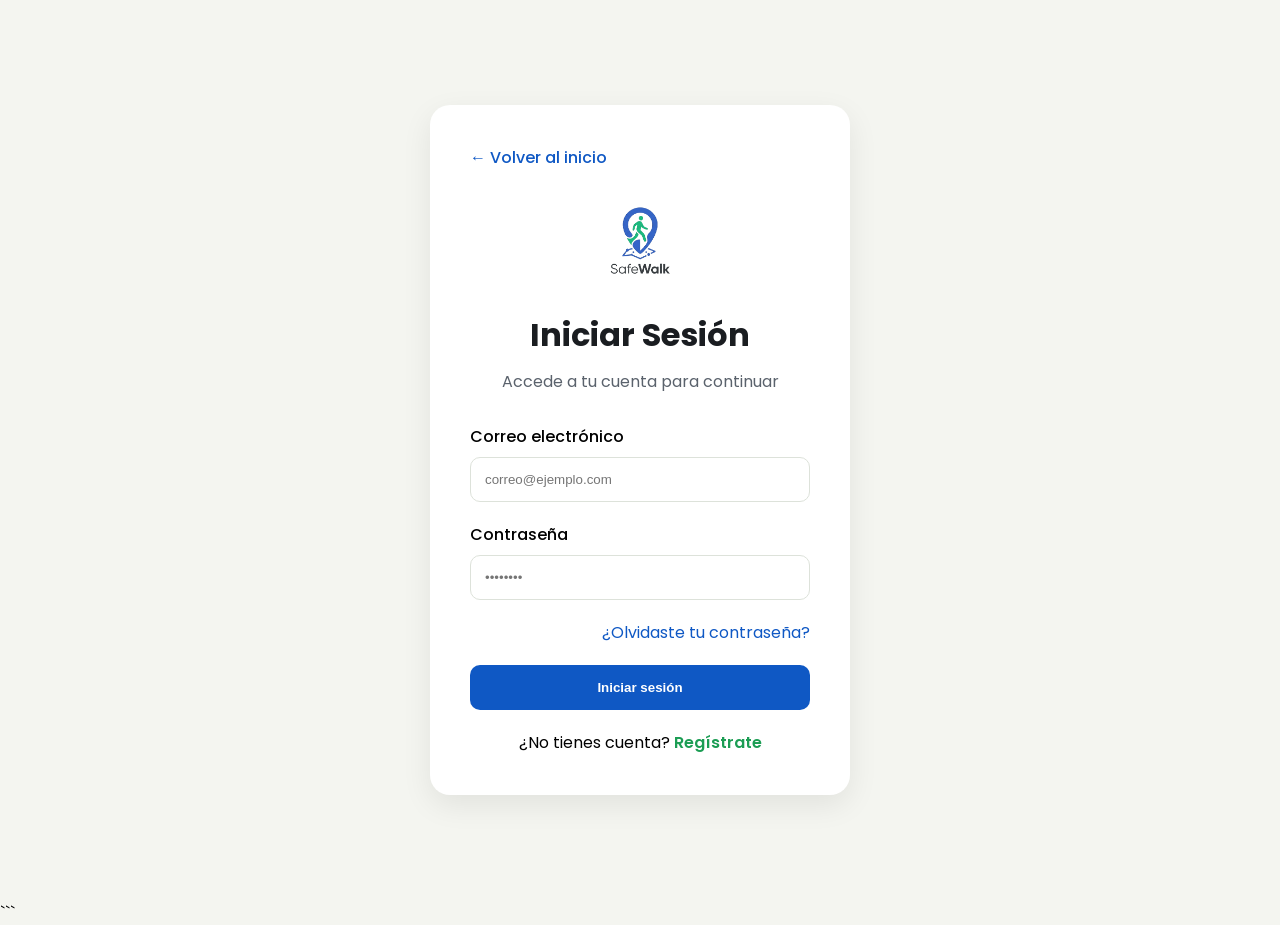
<file: login.html>
<!DOCTYPE html>

<html lang="es">

<head>
    <meta charset="UTF-8">
    <meta name="viewport" content="width=device-width, initial-scale=1.0">
    <title>SafeWalk | Iniciar Sesión</title>


<link rel="stylesheet" href="css/login.css">

<link href="https://fonts.googleapis.com/css2?family=Poppins:wght@300;400;500;600;700&display=swap"
    rel="stylesheet">


</head>

<body>


<div class="container">

    <div class="login-card">

        <a href="index.html" class="back-btn">
            ← Volver al inicio
        </a>

        <img src="img/logo.SafeWalk.png" alt="SafeWalk" class="logo">

        <h1>Iniciar Sesión</h1>

        <p class="subtitle">
            Accede a tu cuenta para continuar
        </p>

        <form>

            <div class="input-group">
                <label>Correo electrónico</label>
                <input type="email"
                    placeholder="correo@ejemplo.com"
                    required>
            </div>

            <div class="input-group">
                <label>Contraseña</label>
                <input type="password"
                    placeholder="••••••••"
                    required>
            </div>

            <a href="#" class="forgot">
                ¿Olvidaste tu contraseña?
            </a>

            <button type="submit" class="btn-login">
                Iniciar sesión
            </button>

        </form>

        <p class="register-link">
            ¿No tienes cuenta?
            <a href="registro.html">Regístrate</a>
        </p>

    </div>

</div>
```

</body>

</html>
</file>
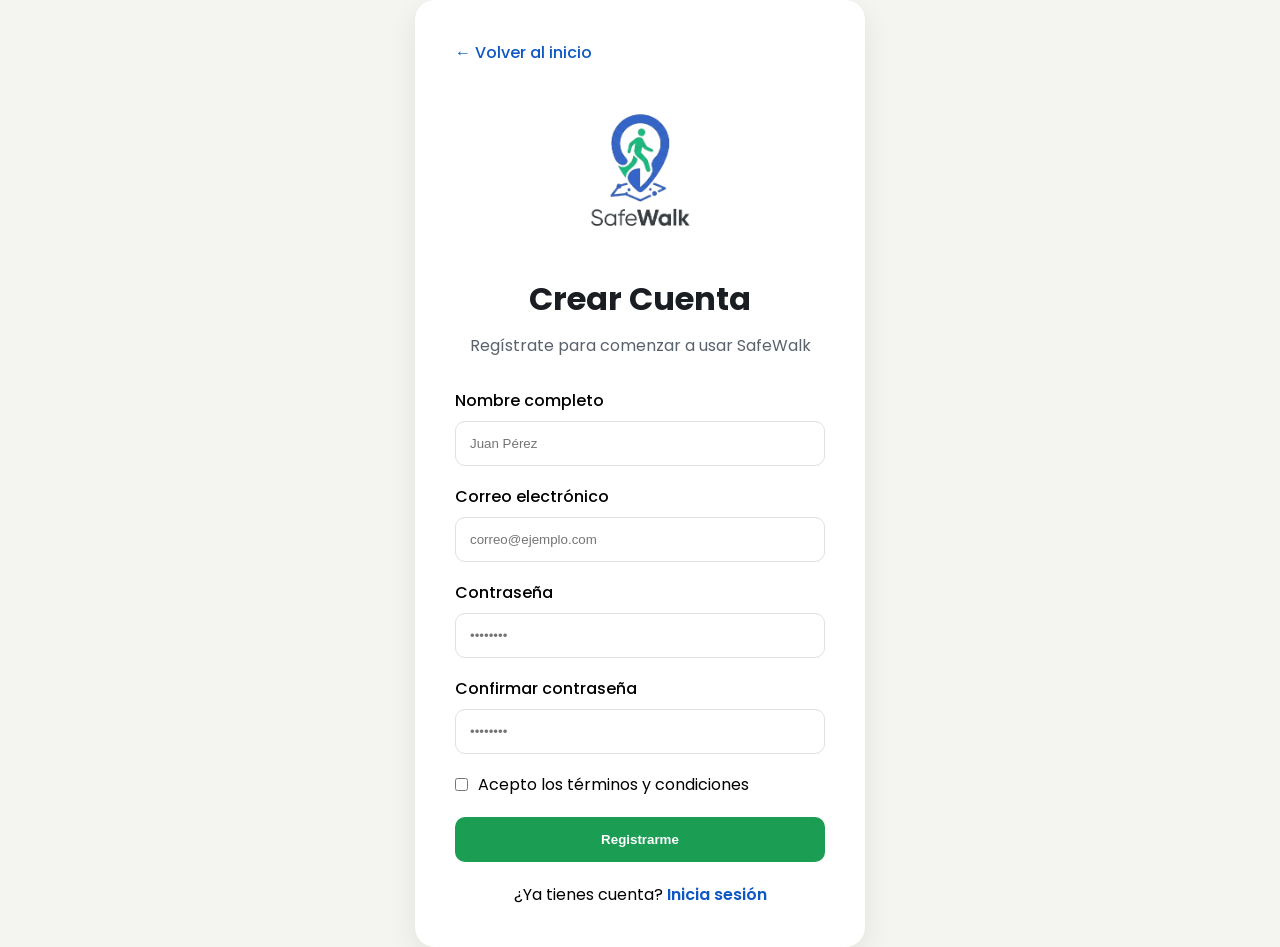
<file: registro.html>
<!DOCTYPE html>

<html lang="es">

<head>
    <meta charset="UTF-8">
    <meta name="viewport" content="width=device-width, initial-scale=1.0">
    <title>SafeWalk | Registro</title>


<link rel="stylesheet" href="css/registro.css">

<link href="https://fonts.googleapis.com/css2?family=Poppins:wght@300;400;500;600;700&display=swap"
    rel="stylesheet">


</head>

<body>


<div class="container">

    <div class="register-card">

        <a href="index.html" class="back-btn">
            ← Volver al inicio
        </a>

        <img src="img/logo.SafeWalk.png" alt="SafeWalk" class="logo">

        <h1>Crear Cuenta</h1>

        <p class="subtitle">
            Regístrate para comenzar a usar SafeWalk
        </p>

        <form>

            <div class="input-group">
                <label>Nombre completo</label>
                <input type="text"
                    placeholder="Juan Pérez"
                    required>
            </div>

            <div class="input-group">
                <label>Correo electrónico</label>
                <input type="email"
                    placeholder="correo@ejemplo.com"
                    required>
            </div>

            <div class="input-group">
                <label>Contraseña</label>
                <input type="password"
                    placeholder="••••••••"
                    required>
            </div>

            <div class="input-group">
                <label>Confirmar contraseña</label>
                <input type="password"
                    placeholder="••••••••"
                    required>
            </div>

            <div class="checkbox">
                <input type="checkbox" required>
                <span>Acepto los términos y condiciones</span>
            </div>

            <button type="submit" class="btn-register">
                Registrarme
            </button>

        </form>

        <div class="login-link">
            ¿Ya tienes cuenta?
            <a href="login.html">Inicia sesión</a>
        </div>

    </div>

</div>


</body>

</html>
</file>
<file: css/styles.css>
*, *::before, *::after { box-sizing: border-box; }

body {
  margin: 0;
  padding-top: 72px;
  font-family: "Inter", "Roboto", system-ui, sans-serif;
  color: #1A1D21;
  background: #F4F5F0;
  line-height: 1.65;
}

img { max-width: 100%; display: block; }
a { color: inherit; text-decoration: none; }
button { font-family: inherit; cursor: pointer; }

h1, h2, h3, h4 { font-family: "Poppins", "Montserrat", system-ui, sans-serif; color: #1A1D21; margin: 0; line-height: 1.18; }
h1 { font-size: clamp(2rem, 1.4rem + 2.6vw, 3.15rem); font-weight: 700; }
h2 { font-size: clamp(1.5rem, 1.2rem + 1.4vw, 2.1rem); font-weight: 600; }
h3 { font-size: clamp(1.15rem, 1.05rem + 0.5vw, 1.4rem); font-weight: 600; }
p  { margin: 0; }

:focus-visible {
  outline: 3px solid #3363C4;
  outline-offset: 2px;
}

/* ------------------------------------------------------------------ */
/* Layout / utilidades                                                 */
/* ------------------------------------------------------------------ */
.container {
  width: min(100% - 2.5rem, 1180px);
  margin-inline: auto;
}

.section { padding-block: clamp(3.5rem, 2.5rem + 4vw, 6rem); }
.section--tint { background: #FFFFFF; }

.section__head {
  text-align: center;
  max-width: 720px;
  margin: 0 auto clamp(2rem, 1.5rem + 1.5vw, 3rem);
}
.section__head p { color: #5A626C; margin-top: .75rem; }

.eyebrow {
  display: inline-block;
  font-family: "Inter", "Roboto", system-ui, sans-serif;
  font-weight: 600;
  font-size: .8rem;
  letter-spacing: .12em;
  text-transform: uppercase;
  color: #3363C4;
  background: #ECF1FB;
  padding: .35rem .8rem;
  border-radius: 999px;
  margin-bottom: 1rem;
}

/* ------------------------------------------------------------------ */
/* Botones                                                             */
/* ------------------------------------------------------------------ */
.btn {
  display: inline-flex;
  align-items: center;
  justify-content: center;
  gap: .5rem;
  font-family: "Poppins", "Montserrat", system-ui, sans-serif;
  font-weight: 500;
  font-size: .98rem;
  padding: .8rem 1.5rem;
  border-radius: 8px;
  border: 2px solid transparent;
  background: #3363C4;
  color: #fff;
}
.btn:hover { background: #1BBA7F; }

.btn--ghost {
  background: transparent;
  color: #3363C4;
  border-color: #3363C4;
}
.btn--ghost:hover { background: #1BBA7F; border-color: #1BBA7F; color: #fff; }

.btn--verde { background: #1BBA7F; }
.btn--verde:hover { background: #3363C4; }

.btn--block { width: 100%; }
.btn--lg { padding: .95rem 1.8rem; font-size: 1.05rem; }

/* ------------------------------------------------------------------ */
/* Navegación fija                                                     */
/* ------------------------------------------------------------------ */
.nav {
  position: fixed;
  inset: 0 0 auto 0;
  z-index: 100;
  height: 72px;
  background: #3363C4;
  color: #fff;
  box-shadow: 0 2px 14px rgba(26,29,33,.12);
}
.nav.nav--scrolled {
  background: #284FA0;
  box-shadow: 0 8px 24px rgba(26,29,33,.18);
}
.nav__inner {
  height: 100%;
  display: flex;
  align-items: center;
  gap: 1.5rem;
}
.safewalk { display: flex; align-items: center; gap: .55rem; font-family: "Poppins", "Montserrat", system-ui, sans-serif; font-weight: 700; font-size: 1.2rem; color: #fff; margin-right: 150px; }
.safewalk img { width: auto; height: 50px; flex: none; }
.safewalk b { font-weight: 700; }
.safewalk span { font-weight: 400; }

.nav__links {
  display: flex;
  align-items: center;
  gap: .25rem;
  margin-left: auto;
  list-style: none;
  padding: 0;
}
.nav__links a {
  display: block;
  padding: .5rem .7rem;
  font-size: .92rem;
  font-weight: 500;
  
  border-radius: 6px;
}
.nav__links a:hover { color: #fff; }
.nav__links a.is-active { color: #fff; text-decoration: underline; }

.nav__actions { display: flex; align-items: center; gap: .6rem; }
.nav__mobile-actions { display: none; }
.nav__actions .btn { padding: .55rem 1.1rem; font-size: .9rem; }
.nav__login {
  font-family: "Poppins", "Montserrat", system-ui, sans-serif;
  font-weight: 500;
  color: #fff;
  padding: .55rem .6rem;
  border-radius: 8px;
}
.nav__login:hover { text-decoration: underline; }
.nav__register { background: #fff; color: #3363C4; }
.nav__register:hover { background: #1BBA7F; color: #fff; }



.nav__toggle {
  display: none;
  background: transparent;
  border: 0;
  width: 42px; height: 42px;
  border-radius: 8px;
  padding: 9px;
  margin-left: auto;
}
.nav__toggle span { display: block; height: 2px; background: #fff; border-radius: 2px; }
.nav__toggle span + span { margin-top: 5px; }
.nav.is-open .nav__toggle span:nth-child(1) { transform: translateY(7px) rotate(45deg); }
.nav.is-open .nav__toggle span:nth-child(2) { opacity: 0; }
.nav.is-open .nav__toggle span:nth-child(3) { transform: translateY(-7px) rotate(-45deg); }

main { padding-top: 0; }

/* ------------------------------------------------------------------ */
/* Banner de alerta                                                    */
/* ------------------------------------------------------------------ */
.alert-bar {
  display: flex;
  align-items: center;
  gap: .75rem;
  background: #FEF6E0;
  border-bottom: 1px solid #f1d98a;
  color: #6b4e00;
  font-size: .92rem;
  font-weight: 500;
  padding: .7rem 0;
}
.alert-bar.is-hidden { display: none; }
.alert-bar .container { display: flex; align-items: center; gap: .65rem; width: min(100% - 2.5rem, 1180px); }
.alert-bar .alert-icon { color: #FBC02D; flex: none; }
.alert-bar b { color: #1A1D21; }
.alert-bar .alert-close {
  margin-left: auto; background: transparent; border: 0;
  color: #6b4e00; font-size: 1.2rem; line-height: 1; padding: .25rem .4rem; border-radius: 6px;
}
.alert-bar .alert-close:hover { background: #f6e6b3; }

/* ------------------------------------------------------------------ */
/* Hero                                                                */
/* ------------------------------------------------------------------ */
.hero { padding-block: clamp(2.5rem, 2rem + 3vw, 4.5rem); }
.hero__grid {
  display: grid;
  grid-template-columns: 1.05fr .95fr;
  gap: clamp(2rem, 1rem + 4vw, 4rem);
  align-items: center;
}
.hero__logo { display: flex; align-items: center; gap: .7rem; margin-bottom: 1.5rem; }
.hero__logo img { width: auto; height: 60px; }
.hero__logo span { font-family: "Poppins", "Montserrat", system-ui, sans-serif; font-weight: 700; font-size: 1.6rem; }
.hero__logo span i { font-style: normal; color: #3363C4; }
.hero h1 { margin-bottom: 1rem; }
.hero h1 b { color: #3363C4; }
.hero__lead { color: #5A626C; font-size: 1.08rem; max-width: 38ch; margin-bottom: 1.8rem; }
.hero__cta { display: flex; flex-wrap: wrap; gap: .9rem; }

.hero__media {
  position: relative;
  border-radius: 22px;
  overflow: hidden;
  box-shadow: 0 8px 24px rgba(40,79,160,.10);
  aspect-ratio: 4 / 5;
}
.hero__media img { width: 100%; height: 100%; object-fit: cover; }
.hero__badge {
  position: absolute;
  left: 1rem; top: 1rem;
  background: rgba(255,255,255,.95);
  border-radius: 12px;
  padding: .65rem .9rem;
  display: flex; align-items: center; gap: .55rem;
  font-size: .85rem; font-weight: 600;
  box-shadow: 0 8px 24px rgba(40,79,160,.10);
}
.hero__badge .dot { width: 10px; height: 10px; border-radius: 50%; background: #1BBA7F; }

/* ------------------------------------------------------------------ */
/* Imágenes locales genéricas                                          */
/* ------------------------------------------------------------------ */
.local-img { width: 100%; height: 100%; object-fit: cover; }

/* ------------------------------------------------------------------ */
/* Quiénes somos / equipo                                              */
/* ------------------------------------------------------------------ */
.about__intro { text-align: center; max-width: 760px; margin: 0 auto 2.5rem; color: #5A626C; }

.team {
  display: grid;
  grid-template-columns: repeat(4, 1fr);
  gap: 1.25rem;
}
.team__card { text-align: center; }
.team__photo {
  width: 100%;
  aspect-ratio: 1;
  border-radius: 50%;
  overflow: hidden;
  border: 3px solid #ECF1FB;
}
.team__photo > div { width: 100%; height: 100%; }
.team__card h4 { font-family: "Poppins", "Montserrat", system-ui, sans-serif; font-weight: 600; font-size: .95rem; margin: .75rem 0 .15rem; }
.team__card small { color: #5A626C; font-size: .8rem; }

/* ------------------------------------------------------------------ */
/* Misión / Visión                                                     */
/* ------------------------------------------------------------------ */
.mv {
  display: grid;
  grid-template-columns: 1fr 1fr;
  gap: 1.5rem;
  margin-top: 3rem;
}
.mv__card {
  background: #FFFFFF;
  border: 1px solid #DDE2DA;
  border-top: 4px solid #3363C4;
  border-radius: 16px;
  padding: 2rem;
  box-shadow: 0 1px 2px rgba(26,29,33,.06);
}
.mv__card:last-child { border-top-color: #1BBA7F; }
.mv__card .ico-pill {
  width: 48px; height: 48px; border-radius: 12px;
  display: grid; place-items: center; margin-bottom: 1rem;
  background: #ECF1FB; color: #3363C4;
}
.mv__card:last-child .ico-pill { background: #E7F8F1; color: #1BBA7F; }
.mv__card h3 { margin-bottom: .6rem; }
.mv__card p { color: #5A626C; }

/* ------------------------------------------------------------------ */
/* Valores + contexto                                                  */
/* ------------------------------------------------------------------ */
.values-row {
  display: grid;
  grid-template-columns: 1.5fr 1fr;
  gap: 1.5rem;
  align-items: stretch;
}
.values {
  background: #FFFFFF;
  border: 1px solid #DDE2DA;
  border-radius: 16px;
  padding: 2rem;
  box-shadow: 0 1px 2px rgba(26,29,33,.06);
}
.values h3 { text-align: center; margin-bottom: 1.5rem; }
.values__grid { display: grid; grid-template-columns: repeat(3, 1fr); gap: 1.25rem; }
.value { text-align: center; }
.value .ico {
  width: 56px; height: 56px; border-radius: 14px; margin: 0 auto .8rem;
  display: grid; place-items: center; background: #ECF1FB; color: #3363C4;
}
.value:nth-child(2) .ico { background: #E7F8F1; color: #1BBA7F; }
.value:nth-child(3) .ico { background: #FEF6E0; color: #C79400; }
.value strong { display: block; font-family: "Poppins", "Montserrat", system-ui, sans-serif; font-size: .95rem; margin-bottom: .35rem; }
.value p { color: #5A626C; font-size: .88rem; }

.context {
  background: #3363C4;
  color: #fff;
  border-radius: 16px;
  padding: 2rem;
  box-shadow: 0 8px 24px rgba(40,79,160,.10);
}
.context h3 { color: #fff; margin-bottom: 1rem; }
.context p { color: #dde6f8; font-size: .95rem; }

/* ------------------------------------------------------------------ */
/* Funcionalidades (filas alternadas)                                  */
/* ------------------------------------------------------------------ */
.feature {
  display: grid;
  grid-template-columns: 1fr 1fr;
  gap: clamp(1.5rem, 1rem + 3vw, 3.5rem);
  align-items: center;
  padding-block: clamp(1.5rem, 1rem + 2vw, 2.5rem);
}
.feature:nth-child(even) .feature__text { order: 2; }
.feature__text .tag {
  display: inline-flex; align-items: center; gap: .4rem;
  font-size: .78rem; font-weight: 600; letter-spacing: .04em;
  color: #3363C4; background: #ECF1FB;
  padding: .3rem .7rem; border-radius: 999px; margin-bottom: .9rem;
}
.feature__text h3 { margin-bottom: .7rem; }
.feature__text p { color: #5A626C; }
.feature__visual {
  background: #FFFFFF;
  border: 1px solid #DDE2DA;
  border-radius: 16px;
  padding: 1.25rem;
  box-shadow: 0 8px 24px rgba(40,79,160,.10);
  min-height: 260px;
  display: grid;
  overflow: hidden;
}
.feature__visual img { width: 100%; height: 100%; object-fit: cover; border-radius: 10px; }

/* leyenda de mapa */
.legend { display: flex; flex-wrap: wrap; gap: 1rem; margin-top: 1rem; font-size: .82rem; }
.legend span { display: inline-flex; align-items: center; gap: .4rem; color: #5A626C; }
.legend i { width: 12px; height: 12px; border-radius: 3px; }
.legend .l-rojo { background: #E53935; }
.legend .l-amarillo { background: #FBC02D; }
.legend .l-verde { background: #1BBA7F; }

/* ------------------------------------------------------------------ */
/* Demo                                                                */
/* ------------------------------------------------------------------ */
.demo {
  background: #FFFFFF;
  border: 1px solid #DDE2DA;
  border-radius: 16px;
  padding: clamp(1.5rem, 1rem + 2vw, 2.5rem);
  box-shadow: 0 8px 24px rgba(40,79,160,.10);
  display: grid;
  grid-template-columns: 1fr 1.1fr;
  gap: 2.5rem;
  align-items: center;
}
.demo__media { border-radius: 10px; overflow: hidden; }
.demo__media img { width: 100%; height: 100%; object-fit: cover; display: block; }

.demo__title { margin-bottom: 1rem; }
.demo__copy { color: #5A626C; margin-bottom: 1.5rem; }

/* ------------------------------------------------------------------ */
/* Beneficios                                                          */
/* ------------------------------------------------------------------ */
.cards-4 {
  display: grid;
  grid-template-columns: repeat(4, 1fr);
  gap: 1.25rem;
}
.benefit {
  background: #FFFFFF;
  border: 1px solid #DDE2DA;
  border-radius: 16px;
  padding: 1.75rem 1.5rem;
  text-align: center;
  box-shadow: 0 1px 2px rgba(26,29,33,.06);
}
.benefit .ico {
  width: 56px; height: 56px; border-radius: 50%; margin: 0 auto 1rem;
  display: grid; place-items: center; background: #ECF1FB; color: #3363C4;
}
.benefit:nth-child(2) .ico { background: #E7F8F1; color: #1BBA7F; }
.benefit:nth-child(3) .ico { background: #ECF1FB; color: #3363C4; }
.benefit:nth-child(4) .ico { background: #E7F8F1; color: #1BBA7F; }
.benefit strong { display: block; font-family: "Poppins", "Montserrat", system-ui, sans-serif; font-size: 1rem; margin-bottom: .5rem; }
.benefit p { color: #5A626C; font-size: .88rem; }

/* ------------------------------------------------------------------ */
/* Segmentos objetivo                                                  */
/* ------------------------------------------------------------------ */
.segments { display: grid; grid-template-columns: 1fr 1fr; gap: 1.5rem; }
.segment {
  background: #FFFFFF;
  border: 1px solid #DDE2DA;
  border-radius: 16px;
  padding: 2rem;
  box-shadow: 0 1px 2px rgba(26,29,33,.06);
  display: flex; flex-direction: column;
}
.segment .ico {
  width: 52px; height: 52px; border-radius: 14px; margin-bottom: 1rem;
  display: grid; place-items: center; background: #ECF1FB; color: #3363C4;
}
.segment:last-child .ico { background: #E7F8F1; color: #1BBA7F; }
.segment h3 { margin-bottom: .7rem; }
.segment p { color: #5A626C; margin-bottom: 1.5rem; flex: 1; }

/* ------------------------------------------------------------------ */
/* Testimonios                                                         */
/* ------------------------------------------------------------------ */
.testimonials { display: grid; grid-template-columns: 1fr 1fr; gap: 1.5rem; }
.testimonial {
  background: #FFFFFF;
  border: 1px solid #DDE2DA;
  border-left: 4px solid #1BBA7F;
  border-radius: 16px;
  padding: 1.75rem;
  box-shadow: 0 1px 2px rgba(26,29,33,.06);
}
.testimonial__quote { color: #1A1D21; font-size: .98rem; margin-bottom: 1.25rem; }
.testimonial__quote::before { content: "“"; font-family: "Poppins", "Montserrat", system-ui, sans-serif; font-size: 2.2rem; color: #1BBA7F; line-height: 0; vertical-align: -.35em; margin-right: .15rem; }
.testimonial__person { display: flex; align-items: center; gap: .8rem; }
.testimonial__avatar { width: 48px; height: 48px; border-radius: 50%; overflow: hidden; flex: none; border: 2px solid #ECF1FB; }
.testimonial__avatar > div { width: 100%; height: 100%; }
.testimonial__person strong { font-family: "Poppins", "Montserrat", system-ui, sans-serif; font-size: .92rem; display: block; }
.testimonial__person small { color: #5A626C; font-size: .8rem; }
.stars { color: #FBC02D; letter-spacing: 2px; font-size: .9rem; }

/* ------------------------------------------------------------------ */
/* Cómo empezar                                                        */
/* ------------------------------------------------------------------ */
.steps { display: grid; grid-template-columns: repeat(3, 1fr); gap: 1.5rem; margin-bottom: 2.5rem; }
.steps--clean { list-style: none; padding: 0; }
.step {
  background: #FFFFFF;
  border: 1px solid #DDE2DA;
  border-radius: 16px;
  padding: 1.5rem;
  box-shadow: 0 1px 2px rgba(26,29,33,.06);
}
.step__num {
  width: 38px; height: 38px; border-radius: 10px;
  display: grid; place-items: center; margin-bottom: .9rem;
  background: #3363C4; color: #fff;
  font-family: "Poppins", "Montserrat", system-ui, sans-serif; font-weight: 700;
}
.step h4 { font-family: "Poppins", "Montserrat", system-ui, sans-serif; font-weight: 600; font-size: 1.02rem; margin-bottom: .4rem; }
.step p { color: #5A626C; font-size: .9rem; }
.start__cta { display: flex; flex-wrap: wrap; justify-content: center; gap: 1rem; }

/* ------------------------------------------------------------------ */
/* Estadísticas                                                        */
/* ------------------------------------------------------------------ */
.stats { display: grid; grid-template-columns: repeat(4, 1fr); gap: 1.25rem; margin-bottom: 2.5rem; }
.stat {
  background: #FFFFFF;
  border: 1px solid #DDE2DA;
  border-radius: 16px;
  padding: 1.5rem 1rem;
  text-align: center;
  box-shadow: 0 1px 2px rgba(26,29,33,.06);
}
.stat__num { font-family: "Poppins", "Montserrat", system-ui, sans-serif; font-weight: 700; font-size: 2.4rem; color: #3363C4; line-height: 1; }
.stat:nth-child(3) .stat__num { color: #1BBA7F; }
.stat small { display: block; color: #5A626C; font-size: .85rem; margin-top: .4rem; }

.chart {
  background: #FFFFFF;
  border: 1px solid #DDE2DA;
  border-radius: 16px;
  padding: 2rem;
  box-shadow: 0 1px 2px rgba(26,29,33,.06);
}
.chart h4 { font-family: "Poppins", "Montserrat", system-ui, sans-serif; font-weight: 600; margin-bottom: 1.5rem; }
.bar { display: grid; grid-template-columns: 180px 1fr 48px; align-items: center; gap: 1rem; margin-bottom: 1rem; }
.bar:last-child { margin-bottom: 0; }
.bar__label { font-size: .9rem; color: #1A1D21; }
.bar__track { background: #F4F5F0; border-radius: 999px; height: 16px; overflow: hidden; }
.bar__fill { height: 100%; background: #3363C4; border-radius: 999px; }
.bar__val { font-weight: 600; font-size: .88rem; color: #3363C4; text-align: right; }
.chart__cta { text-align: center; margin-top: 1.75rem; }

/* ------------------------------------------------------------------ */
/* Contacto                                                             */
/* ------------------------------------------------------------------ */
.contact {
  background: #FFFFFF;
  border: 1px solid #DDE2DA;
  border-radius: 16px;
  padding: clamp(1.75rem, 1.25rem + 2vw, 3rem);
  box-shadow: 0 8px 24px rgba(40,79,160,.10);
  max-width: 760px;
  margin-inline: auto;
}
.field { margin-bottom: 1.1rem; }
.field label { display: block; font-weight: 600; font-size: .9rem; margin-bottom: .4rem; }
.field__hint { color: #5A626C; font-weight: 400; }
.field .req { color: #E53935; }
.field input, .field textarea {
  width: 100%;
  font-family: "Inter", "Roboto", system-ui, sans-serif;
  font-size: .95rem;
  color: #1A1D21;
  background: #F4F5F0;
  border: 1.5px solid #DDE2DA;
  border-radius: 8px;
  padding: .75rem .9rem;
}
.field textarea { resize: vertical; min-height: 120px; }
.field input:focus, .field textarea:focus {
  outline: none;
  border-color: #3363C4;
  box-shadow: 0 0 0 4px #ECF1FB;
}
.field input:user-invalid, .field textarea:user-invalid { border-color: #E53935; }
.field .error { display: none; color: #E53935; font-size: .82rem; margin-top: .35rem; }
.field.has-error .error { display: block; }
.field.has-error input, .field.has-error textarea { border-color: #E53935; box-shadow: 0 0 0 4px #FDECEC; }

.consent { display: flex; gap: .65rem; align-items: flex-start; font-size: .88rem; color: #5A626C; margin-bottom: 1.25rem; }
.consent input { margin-top: .25rem; width: 18px; height: 18px; accent-color: #3363C4; flex: none; }
.consent a { color: #3363C4; text-decoration: underline; }

.form-status {
  display: none;
  align-items: center; gap: .6rem;
  background: #E7F8F1;
  color: #149065;
  border: 1px solid #aee6cf;
  border-radius: 8px;
  padding: .8rem 1rem;
  font-weight: 600;
  font-size: .92rem;
  margin-top: 1rem;
}
.form-status.is-visible { display: flex; }

.contact__foot { display: flex; align-items: center; justify-content: space-between; flex-wrap: wrap; gap: 1rem; margin-top: 1.25rem; }
.contact__mail { display: inline-flex; align-items: center; gap: .5rem; color: #3363C4; font-weight: 600; font-size: .92rem; }

/* ------------------------------------------------------------------ */
/* Footer                                                               */
/* ------------------------------------------------------------------ */
.footer { background: #3363C4; color: #dbe5f8; padding-block: 3.5rem 1.5rem; margin-top: clamp(3.5rem, 2.5rem + 4vw, 6rem); }
.footer__grid { display: grid; grid-template-columns: 1.6fr 1fr 1fr 1.2fr; gap: 2rem; }
.footer .brand { display: flex; align-items: center; gap: .55rem; }
.footer .brand img { width: 100px; height: auto; object-fit: contain;}
.footer p { font-size: .9rem; color: #c4d3f1; max-width: 36ch; }
.footer h5 { font-family: "Poppins", "Montserrat", system-ui, sans-serif; color: #fff; font-size: .98rem; margin: 0 0 1rem; }
.footer ul { list-style: none; padding: 0; margin: 0; display: grid; gap: .55rem; }
.footer ul a { font-size: .9rem; color: #c4d3f1; }
.footer ul a:hover { color: #fff; text-decoration: underline; }
.footer__contact li { font-size: .9rem; color: #c4d3f1; display: flex; gap: .5rem; align-items: flex-start; margin-bottom: .7rem; }
.footer__social { display: flex; gap: .6rem; margin-top: 1.25rem; }
.footer__social a {
  width: 38px; height: 38px; border-radius: 10px;
  display: grid; place-items: center;
  background: rgba(255,255,255,.12); color: #fff;
}
.footer__social a:hover { background: #1BBA7F; }
.footer__button { margin-top: .5rem; }
.footer__bottom {
  border-top: 1px solid rgba(255,255,255,.18);
  margin-top: 2.5rem; padding-top: 1.5rem;
  text-align: center; font-size: .82rem; color: #b6c7ea;
}

/* ------------------------------------------------------------------ */
/* Volver arriba                                                        */
/* ------------------------------------------------------------------ */
.to-top {
  position: fixed;
  right: 1.25rem; bottom: 5.75rem;
  width: 48px; height: 48px;
  border-radius: 12px;
  background: #3363C4;
  color: #fff;
  border: 0;
  display: none;
  place-items: center;
  box-shadow: 0 8px 24px rgba(40,79,160,.10);
  z-index: 90;
}
.to-top.is-visible { display: grid; }
.to-top:hover { background: #1BBA7F; }


/* ------------------------------------------------------------------ */
/* Botón flotante para demo                                           */
/* ------------------------------------------------------------------ */
.floating-demo {
  position: fixed;
  right: 1.25rem;
  bottom: 1.25rem;
  z-index: 100;
}

.floating-demo__button {
  border: 0;
  border-radius: 999px;
  padding: .9rem 1.25rem;
  background: #1BBA7F;
  color: #fff;
  font-weight: 700;
  cursor: pointer;
  box-shadow: 0 10px 24px rgba(26, 29, 33, .22);
}

.floating-demo__button:hover {
  background: #3363C4;
}

.floating-demo__options {
  display: none;
  position: absolute;
  right: 0;
  bottom: 60px;
  width: 185px;
  padding: .55rem;
  border-radius: 16px;
  background: #fff;
  box-shadow: 0 10px 24px rgba(26, 29, 33, .18);
}

.floating-demo:hover .floating-demo__options,
.floating-demo:focus-within .floating-demo__options {
  display: grid;
  gap: .45rem;
}

.floating-demo__options a {
  padding: .75rem .9rem;
  border-radius: 12px;
  color: #284FA0;
  font-weight: 700;
  text-decoration: none;
}

.floating-demo__options a:hover,
.floating-demo__options a:focus {
  background: #EAF1FF;
  color: #1BBA7F;
}

/* ------------------------------------------------------------------ */
/* Responsive                                                          */
/* ------------------------------------------------------------------ */
@media (max-width: 1080px) {
  .team { grid-template-columns: repeat(3, 1fr); }
  .footer__grid { grid-template-columns: 1fr 1fr; }
}

@media (max-width: 980px) {
  .nav__toggle { display: block; }
  .nav__actions { display: none; }
  .nav__links {
    display: none;
    position: fixed;
    top: 72px; left: 1rem; right: 1rem;
    flex-direction: column;
    align-items: stretch;
    background: #284FA0;
    border-radius: 0 0 16px 16px;
    padding: 1rem;
    gap: .25rem;
    margin: 0;
    box-shadow: 0 14px 24px rgba(26,29,33,.2);
  }
  .nav.is-open .nav__links { display: flex; }
  .nav__links a { padding: .85rem .75rem; }
  .nav__mobile-actions { display: grid; gap: .6rem; margin-top: .75rem; }
  .nav__mobile-actions .btn, .nav__mobile-actions .nav__login { width: 100%; text-align: center; }

  .hero__grid { grid-template-columns: 1fr; }
  .hero__media { max-width: 420px; margin-inline: auto; order: -1; }
  .mv, .values-row, .segments, .testimonials, .demo { grid-template-columns: 1fr; }
  .feature { grid-template-columns: 1fr; }
  .feature:nth-child(even) .feature__text { order: 0; }
  .feature__visual { order: -1; }
  .values__grid { grid-template-columns: 1fr; gap: 1.5rem; }
  .cards-4 { grid-template-columns: repeat(2, 1fr); }
  .stats { grid-template-columns: repeat(2, 1fr); }
  .steps { grid-template-columns: 1fr; }
  .demo__media { order: -1; }
}

@media (max-width: 560px) {
  .floating-demo { right: .9rem; bottom: .9rem;}
  .floating-demo__button { padding: .8rem 1rem; font-size: .9rem;}
  .floating-demo__options { width: 170px; bottom: 55px; }

  .team { grid-template-columns: repeat(2, 1fr); }
  .cards-4, .stats { grid-template-columns: 1fr; }
  .footer__grid { grid-template-columns: 1fr; }
  .bar { grid-template-columns: 110px 1fr 40px; gap: .6rem; }
  .bar__label { font-size: .8rem; }
}
</file>
<file: css/login.css>
*{
margin:0;
padding:0;
box-sizing:border-box;
}

body{
font-family:'Poppins',sans-serif;
background:#F4F5F0;
}

.container{
min-height:100vh;
display:flex;
justify-content:center;
align-items:center;
}

.login-card{
background:white;
width:420px;
padding:40px;
border-radius:20px;
box-shadow:0 10px 30px rgba(0,0,0,.08);
}

.logo{
display:block;
margin:0 auto 20px;
width:180px;
height:auto;
}

.back-btn{
display:inline-block;
margin-bottom:20px;
color:#0F58C4;
text-decoration:none;
font-weight:500;
}

.back-btn:hover{
text-decoration:underline;
}

h1{
text-align:center;
color:#1A1D21;
margin-bottom:10px;
}

.subtitle{
text-align:center;
color:#5A626C;
margin-bottom:30px;
}

.input-group{
margin-bottom:20px;
}

.input-group label{
display:block;
margin-bottom:8px;
font-weight:500;
}

.input-group input{
width:100%;
padding:14px;
border:1px solid #DDE2DA;
border-radius:10px;
}

.forgot{
display:block;
text-align:right;
margin-bottom:20px;
text-decoration:none;
color:#0F58C4;
}

.btn-login{
width:100%;
padding:15px;
border:none;
border-radius:10px;
background:#0F58C4;
color:white;
font-weight:600;
cursor:pointer;
}

.register-link{
margin-top:20px;
text-align:center;
}

.register-link a{
color:#1C9D54;
text-decoration:none;
font-weight:600;
}
</file>
<file: css/registro.css>
*{
margin:0;
padding:0;
box-sizing:border-box;
}

body{
font-family:'Poppins',sans-serif;
background:#F4F5F0;
}

.container{
min-height:100vh;
display:flex;
justify-content:center;
align-items:center;
}

.register-card{
background:white;
width:450px;
padding:40px;
border-radius:20px;
box-shadow:0 10px 30px rgba(0,0,0,.08);
}

.logo{
display:block;
margin:0 auto 20px;
width:300px;
height:auto;
}

.back-btn{
display:inline-block;
margin-bottom:20px;
color:#0F58C4;
text-decoration:none;
font-weight:500;
}

.back-btn:hover{
text-decoration:underline;
}

h1{
text-align:center;
color:#1A1D21;
margin-bottom:10px;
}

.subtitle{
text-align:center;
color:#5A626C;
margin-bottom:30px;
}

.input-group{
margin-bottom:18px;
}

.input-group label{
display:block;
margin-bottom:8px;
font-weight:500;
}

.input-group input{
width:100%;
padding:14px;
border:1px solid #DDE2DA;
border-radius:10px;
}

.checkbox{
display:flex;
gap:10px;
margin-bottom:20px;
}

.btn-register{
width:100%;
padding:15px;
border:none;
border-radius:10px;
background:#1C9D54;
color:white;
font-weight:600;
cursor:pointer;
}

.login-link{
margin-top:20px;
text-align:center;
}

.login-link a{
color:#0F58C4;
text-decoration:none;
font-weight:600;
}
</file>
